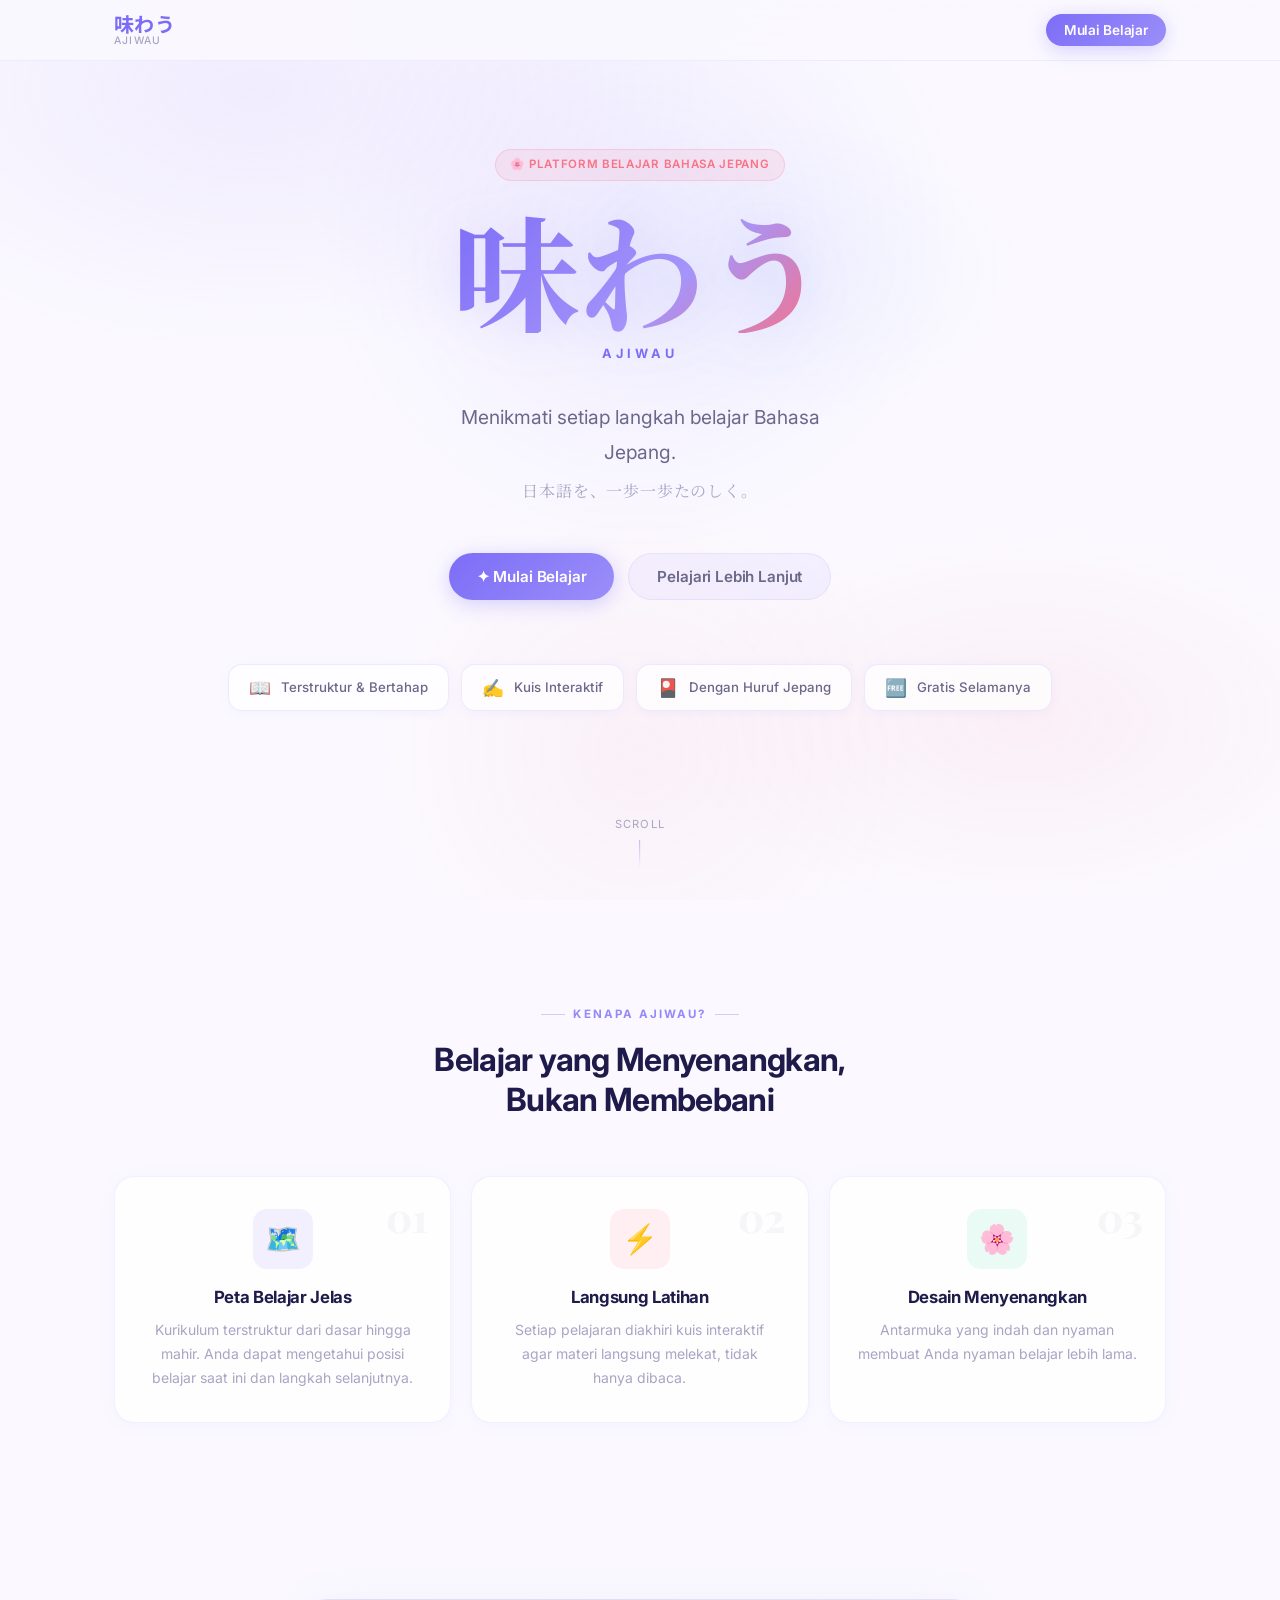
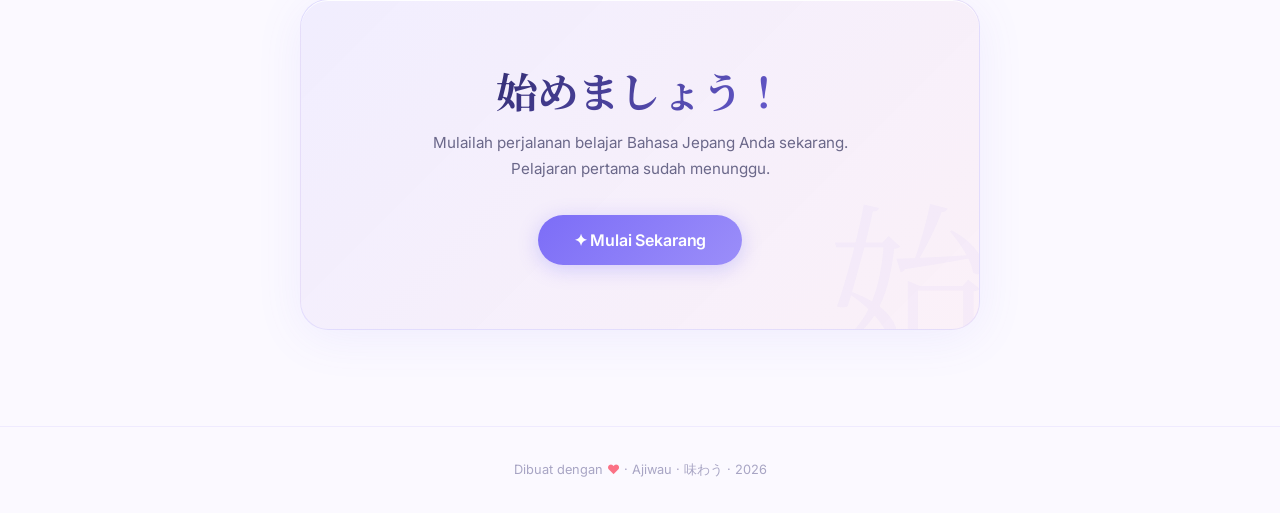
<file: index.html>
<!DOCTYPE html>
<html lang="id">

<head>
  <meta charset="UTF-8" />
  <meta name="viewport" content="width=device-width, initial-scale=1.0" />
  <title>Ajiwau — Belajar Bahasa Jepang</title>
  <meta name="description"
    content="Ajiwau — Platform belajar Bahasa Jepang yang menyenangkan dan terstruktur. Menikmati setiap langkah belajar.">
  <link rel="stylesheet" href="css/index.css" />
  <style>
    /* ── Landing Page ── */
    .hero {
      min-height: 100vh;
      display: flex;
      flex-direction: column;
      align-items: center;
      justify-content: center;
      text-align: center;
      position: relative;
      overflow: hidden;
      padding: 40px 24px 80px;
    }

    /* Radial glow backgrounds */
    .glow-top {
      position: absolute;
      top: -120px;
      left: 50%;
      transform: translateX(-50%);
      width: 700px;
      height: 700px;
      border-radius: 50%;
      background: radial-gradient(circle, rgba(124, 109, 247, 0.09) 0%, transparent 65%);
      pointer-events: none;
    }

    .glow-bottom {
      position: absolute;
      bottom: -150px;
      left: 50%;
      transform: translateX(-50%);
      width: 600px;
      height: 600px;
      border-radius: 50%;
      background: radial-gradient(circle, rgba(251, 113, 133, 0.06) 0%, transparent 65%);
      pointer-events: none;
    }

    /* Falling kana canvas */
    #kana-canvas {
      position: absolute;
      top: 0;
      left: 0;
      width: 100%;
      height: 100%;
      pointer-events: none;
      opacity: 0.12;
    }

    /* Divider line */
    .hero-divider {
      width: 60px;
      height: 2px;
      background: linear-gradient(90deg, transparent, var(--accent-gold), transparent);
      margin: 24px auto;
    }

    /* Main logo / name */
    .hero-logo {
      font-family: var(--font-jp-serif);
      font-size: clamp(4rem, 11vw, 8rem);
      font-weight: 700;
      background: linear-gradient(135deg, var(--accent-gold) 0%, #a594fa 60%, var(--accent-sakura) 100%);
      -webkit-background-clip: text;
      -webkit-text-fill-color: transparent;
      background-clip: text;
      line-height: 1;
      margin-bottom: 10px;
      animation: fadeInUp 0.7s ease both;
      position: relative;
      z-index: 1;
      filter: drop-shadow(0 4px 24px rgba(124, 109, 247, 0.18));
    }

    .hero-name-en {
      font-family: var(--font-ui);
      font-size: 0.8rem;
      font-weight: 700;
      letter-spacing: 0.32em;
      text-transform: uppercase;
      color: var(--accent-gold);
      opacity: 0.65;
      margin-bottom: 36px;
      animation: fadeInUp 0.7s ease 0.1s both;
      position: relative;
      z-index: 1;
    }

    .hero-tagline {
      font-size: clamp(1rem, 2.5vw, 1.2rem);
      color: var(--text-secondary);
      max-width: 420px;
      line-height: 1.8;
      margin-bottom: 8px;
      animation: fadeInUp 0.7s ease 0.2s both;
      position: relative;
      z-index: 1;
    }

    .hero-tagline-jp {
      font-family: var(--font-jp-serif);
      font-size: clamp(0.85rem, 1.6vw, 1rem);
      color: var(--text-muted);
      margin-bottom: 48px;
      animation: fadeInUp 0.7s ease 0.3s both;
      position: relative;
      z-index: 1;
      letter-spacing: 0.05em;
    }

    .hero-cta {
      display: flex;
      gap: 14px;
      justify-content: center;
      flex-wrap: wrap;
      animation: fadeInUp 0.7s ease 0.4s both;
      position: relative;
      z-index: 1;
    }

    /* Feature mini-cards */
    .hero-features {
      display: flex;
      gap: 12px;
      justify-content: center;
      flex-wrap: wrap;
      margin-top: 64px;
      animation: fadeInUp 0.7s ease 0.5s both;
      position: relative;
      z-index: 1;
    }

    .feature-pill {
      display: flex;
      align-items: center;
      gap: 10px;
      padding: 11px 20px;
      background: rgba(255, 255, 255, 0.7);
      border: 1px solid rgba(124, 109, 247, 0.13);
      border-radius: var(--radius-md);
      font-size: 0.83rem;
      color: var(--text-secondary);
      font-weight: 500;
      white-space: nowrap;
      box-shadow: 0 2px 12px rgba(124, 109, 247, 0.06);
      backdrop-filter: blur(8px);
      -webkit-backdrop-filter: blur(8px);
      transition: all var(--transition);
    }

    .feature-pill:hover {
      border-color: rgba(124, 109, 247, 0.25);
      box-shadow: 0 4px 20px rgba(124, 109, 247, 0.10);
      transform: translateY(-2px);
    }

    .feature-pill-icon {
      font-size: 1.1rem;
      line-height: 1;
    }

    /* Scroll indicator */
    .scroll-hint {
      position: absolute;
      bottom: 32px;
      left: 50%;
      transform: translateX(-50%);
      display: flex;
      flex-direction: column;
      align-items: center;
      gap: 6px;
      color: var(--text-muted);
      font-size: 0.7rem;
      letter-spacing: 0.1em;
      text-transform: uppercase;
      animation: fadeIn 1s ease 1s both;
      z-index: 1;
    }

    .scroll-line {
      width: 1px;
      height: 28px;
      background: linear-gradient(to bottom, var(--accent-gold), transparent);
      opacity: 0.5;
      animation: scrollPulse 1.8s ease-in-out infinite;
    }

    @keyframes scrollPulse {

      0%,
      100% {
        opacity: 0.3;
        transform: scaleY(1);
      }

      50% {
        opacity: 0.8;
        transform: scaleY(1.15);
      }
    }

    /* ── About Strip ── */
    .about-strip {
      padding: 96px 0;
      position: relative;
    }

    .about-eyebrow {
      display: inline-flex;
      align-items: center;
      gap: 8px;
      font-size: 0.72rem;
      font-weight: 700;
      letter-spacing: 0.18em;
      text-transform: uppercase;
      color: var(--accent-gold);
      opacity: 0.8;
      margin-bottom: 16px;
    }

    .about-eyebrow::before,
    .about-eyebrow::after {
      content: '';
      display: block;
      width: 24px;
      height: 1px;
      background: var(--accent-gold);
      opacity: 0.4;
    }

    .about-grid {
      display: grid;
      grid-template-columns: repeat(3, 1fr);
      gap: 20px;
    }

    @media (max-width: 680px) {
      .about-grid {
        grid-template-columns: 1fr;
      }
    }

    .about-card {
      padding: 32px 28px;
      background: rgba(255, 255, 255, 0.80);
      border: 1px solid rgba(124, 109, 247, 0.10);
      border-radius: var(--radius-lg);
      text-align: center;
      transition: all var(--transition);
      box-shadow: 0 2px 16px rgba(124, 109, 247, 0.06);
      position: relative;
      overflow: hidden;
    }

    .about-card::before {
      content: '';
      position: absolute;
      top: 0;
      left: 0;
      right: 0;
      height: 3px;
      border-radius: var(--radius-lg) var(--radius-lg) 0 0;
      opacity: 0;
      transition: opacity var(--transition);
    }

    .about-card:hover {
      border-color: rgba(124, 109, 247, 0.22);
      transform: translateY(-6px);
      box-shadow: 0 16px 48px rgba(124, 109, 247, 0.13);
    }

    .about-card:hover::before {
      opacity: 1;
    }

    .about-card.card-violet::before {
      background: linear-gradient(90deg, #7c6df7, #a594fa);
    }

    .about-card.card-rose::before {
      background: linear-gradient(90deg, #fb7185, #f472b6);
    }

    .about-card.card-teal::before {
      background: linear-gradient(90deg, #34d399, #60a5fa);
    }

    .about-icon-wrap {
      width: 60px;
      height: 60px;
      border-radius: var(--radius-md);
      display: flex;
      align-items: center;
      justify-content: center;
      font-size: 1.8rem;
      margin: 0 auto 18px;
    }

    .card-violet .about-icon-wrap {
      background: rgba(124, 109, 247, 0.10);
    }

    .card-rose .about-icon-wrap {
      background: rgba(251, 113, 133, 0.10);
    }

    .card-teal .about-icon-wrap {
      background: rgba(52, 211, 153, 0.10);
    }

    .about-num {
      position: absolute;
      top: 20px;
      right: 22px;
      font-family: var(--font-display);
      font-size: 2.5rem;
      font-weight: 800;
      color: var(--text-primary);
      opacity: 0.04;
      line-height: 1;
      user-select: none;
    }

    .about-card h3 {
      font-size: 1.05rem;
      margin-bottom: 10px;
      color: var(--text-primary);
    }

    .about-card p {
      font-size: 0.875rem;
      color: var(--text-muted);
      line-height: 1.7;
    }

    /* ── CTA Footer Strip ── */
    .cta-strip {
      padding: 80px 0 96px;
      text-align: center;
    }

    .cta-inner {
      position: relative;
      padding: 64px 48px;
      max-width: 680px;
      margin: 0 auto;
      background: linear-gradient(135deg, rgba(124, 109, 247, 0.08) 0%, rgba(251, 113, 133, 0.06) 100%);
      border: 1px solid rgba(124, 109, 247, 0.14);
      border-radius: var(--radius-xl);
      box-shadow: 0 8px 48px rgba(124, 109, 247, 0.09), 0 1px 0 rgba(255, 255, 255, 0.9) inset;
      overflow: hidden;
    }

    .cta-watermark {
      position: absolute;
      bottom: -20px;
      right: -10px;
      font-family: var(--font-jp-serif);
      font-size: 10rem;
      color: var(--accent-gold);
      opacity: 0.04;
      line-height: 1;
      user-select: none;
      pointer-events: none;
    }

    .cta-inner h2 {
      font-family: var(--font-jp-serif);
      font-size: clamp(1.8rem, 4vw, 2.6rem);
      margin-bottom: 14px;
      background: linear-gradient(135deg, var(--text-primary), var(--accent-gold));
      -webkit-background-clip: text;
      -webkit-text-fill-color: transparent;
      background-clip: text;
      position: relative;
      z-index: 1;
    }

    .cta-inner p {
      margin-bottom: 32px;
      font-size: 0.95rem;
      color: var(--text-secondary);
      position: relative;
      z-index: 1;
    }

    .cta-inner .btn {
      position: relative;
      z-index: 1;
    }

    /* ── Footer ── */
    .site-footer {
      border-top: 1px solid var(--border-glass);
      padding: 32px 0;
      text-align: center;
    }

    .site-footer p {
      font-size: 0.8rem;
      color: var(--text-muted);
    }

    .site-footer span {
      color: var(--accent-sakura);
    }
  </style>
</head>

<body>
  <!-- NAV -->
  <nav class="nav" id="main-nav">
    <div class="container nav-inner">
      <a href="index.html" class="nav-logo">
        味わう
        <span>Ajiwau</span>
      </a>
      <button id="btn-nav-start" class="btn btn-sm btn-primary" onclick="navigateTo('chapters.html')">
        Mulai Belajar
      </button>
    </div>
  </nav>

  <!-- HERO -->
  <section class="hero">
    <canvas id="kana-canvas"></canvas>
    <div class="glow-top"></div>
    <div class="glow-bottom"></div>

    <div class="badge badge-sakura animate-in" style="margin-bottom: 24px; position:relative; z-index:1;">
      🌸 Platform Belajar Bahasa Jepang
    </div>

    <h1 class="hero-logo">味わう</h1>
    <div class="hero-name-en">Ajiwau</div>

    <p class="hero-tagline">Menikmati setiap langkah belajar Bahasa Jepang.</p>
    <p class="hero-tagline-jp">日本語を、一歩一歩たのしく。</p>

    <div class="hero-cta">
      <button id="btn-hero-start" class="btn btn-primary" onclick="navigateTo('chapters.html')">
        ✦ Mulai Belajar
      </button>
      <button class="btn btn-ghost"
        onclick="document.querySelector('.about-strip').scrollIntoView({behavior:'smooth'})">
        Pelajari Lebih Lanjut
      </button>
    </div>

    <div class="hero-features">
      <div class="feature-pill"><span class="feature-pill-icon">📖</span> Terstruktur &amp; Bertahap</div>
      <div class="feature-pill"><span class="feature-pill-icon">✍️</span> Kuis Interaktif</div>
      <div class="feature-pill"><span class="feature-pill-icon">🎴</span> Dengan Huruf Jepang</div>
      <div class="feature-pill"><span class="feature-pill-icon">🆓</span> Gratis Selamanya</div>
    </div>

    <div class="scroll-hint">
      <span>Scroll</span>
      <span class="scroll-line"></span>
    </div>
  </section>

  <!-- ABOUT STRIP -->
  <section class="about-strip">
    <div class="container">
      <div style="text-align:center; margin-bottom: 56px;" class="animate-in">
        <div class="about-eyebrow">Kenapa Ajiwau?</div>
        <h2>Belajar yang Menyenangkan,<br>Bukan Membebani</h2>
      </div>
      <div class="about-grid">
        <div class="about-card card-violet animate-in animate-in-delay-1">
          <span class="about-num">01</span>
          <div class="about-icon-wrap">🗺️</div>
          <h3>Peta Belajar Jelas</h3>
          <p>Kurikulum terstruktur dari dasar hingga mahir. Anda dapat mengetahui posisi belajar saat ini dan langkah selanjutnya.</p>
        </div>
        <div class="about-card card-rose animate-in animate-in-delay-2">
          <span class="about-num">02</span>
          <div class="about-icon-wrap">⚡</div>
          <h3>Langsung Latihan</h3>
          <p>Setiap pelajaran diakhiri kuis interaktif agar materi langsung melekat, tidak hanya dibaca.</p>
        </div>
        <div class="about-card card-teal animate-in animate-in-delay-3">
          <span class="about-num">03</span>
          <div class="about-icon-wrap">🌸</div>
          <h3>Desain Menyenangkan</h3>
          <p>Antarmuka yang indah dan nyaman membuat Anda nyaman belajar lebih lama.</p>
        </div>
      </div>
    </div>
  </section>

  <!-- CTA STRIP -->
  <section class="cta-strip">
    <div class="container">
      <div class="cta-inner animate-in">
        <span class="cta-watermark">始</span>
        <h2>始めましょう！</h2>
        <p>Mulailah perjalanan belajar Bahasa Jepang Anda sekarang.<br>Pelajaran pertama sudah menunggu.</p>
        <button id="btn-cta-start" class="btn btn-primary" style="font-size:1rem; padding:15px 36px;"
          onclick="navigateTo('chapters.html')">
          ✦ Mulai Sekarang
        </button>
      </div>
    </div>
  </section>

  <!-- FOOTER -->
  <footer class="site-footer">
    <div class="container">
      <p>Dibuat dengan <span>♥</span> · Ajiwau · 味わう · 2026</p>
    </div>
  </footer>

  <script src="js/app.js"></script>
  <script>
    // ── Nav scroll shadow ──
    const nav = document.getElementById('main-nav');
    window.addEventListener('scroll', () => {
      if (window.scrollY > 20) {
        nav.style.boxShadow = '0 4px 24px rgba(124,109,247,0.10)';
      } else {
        nav.style.boxShadow = 'none';
      }
    });

    // ── Kana Rain Canvas (light theme — soft violet) ──
    (function () {
      const canvas = document.getElementById('kana-canvas');
      const ctx = canvas.getContext('2d');
      const kana = 'あいうえおかきくけこさしすせそたちつてとなにぬねのはひふへほまみむめもやゆよらりるれろわをんアイウエオカキクケコサシスセソタチツテトナニヌネノハヒフヘホマミムメモヤユヨラリルレロワヲン日本語学生先生';

      let W, H, drops, fontSize = 18, cols;

      function resize() {
        const parent = canvas.parentElement;
        W = canvas.width = parent.offsetWidth;
        H = canvas.height = parent.offsetHeight;
        cols = Math.floor(W / fontSize);
        drops = new Array(cols).fill(1);
      }
      resize();
      window.addEventListener('resize', resize);

      function draw() {
        ctx.fillStyle = 'rgba(251,249,255, 0.08)';
        ctx.fillRect(0, 0, W, H);
        ctx.fillStyle = '#7c6df7';
        ctx.font = `${fontSize}px 'Noto Sans JP', serif`;

        drops.forEach((y, i) => {
          const ch = kana[Math.floor(Math.random() * kana.length)];
          ctx.fillText(ch, i * fontSize, y * fontSize);
          if (y * fontSize > H && Math.random() > 0.975) drops[i] = 0;
          drops[i]++;
        });
      }

      setInterval(draw, 90);
    })();

    // ── Scroll-triggered animations ──
    const observer = new IntersectionObserver((entries) => {
      entries.forEach(e => {
        if (e.isIntersecting) {
          e.target.style.opacity = '1';
          e.target.style.transform = 'translateY(0)';
        }
      });
    }, { threshold: 0.15 });

    document.querySelectorAll('.about-card, .cta-inner').forEach(el => {
      el.style.opacity = '0';
      el.style.transform = 'translateY(28px)';
      el.style.transition = 'opacity 0.65s ease, transform 0.65s ease';
      observer.observe(el);
    });
  </script>
</body>

</html>
</file>
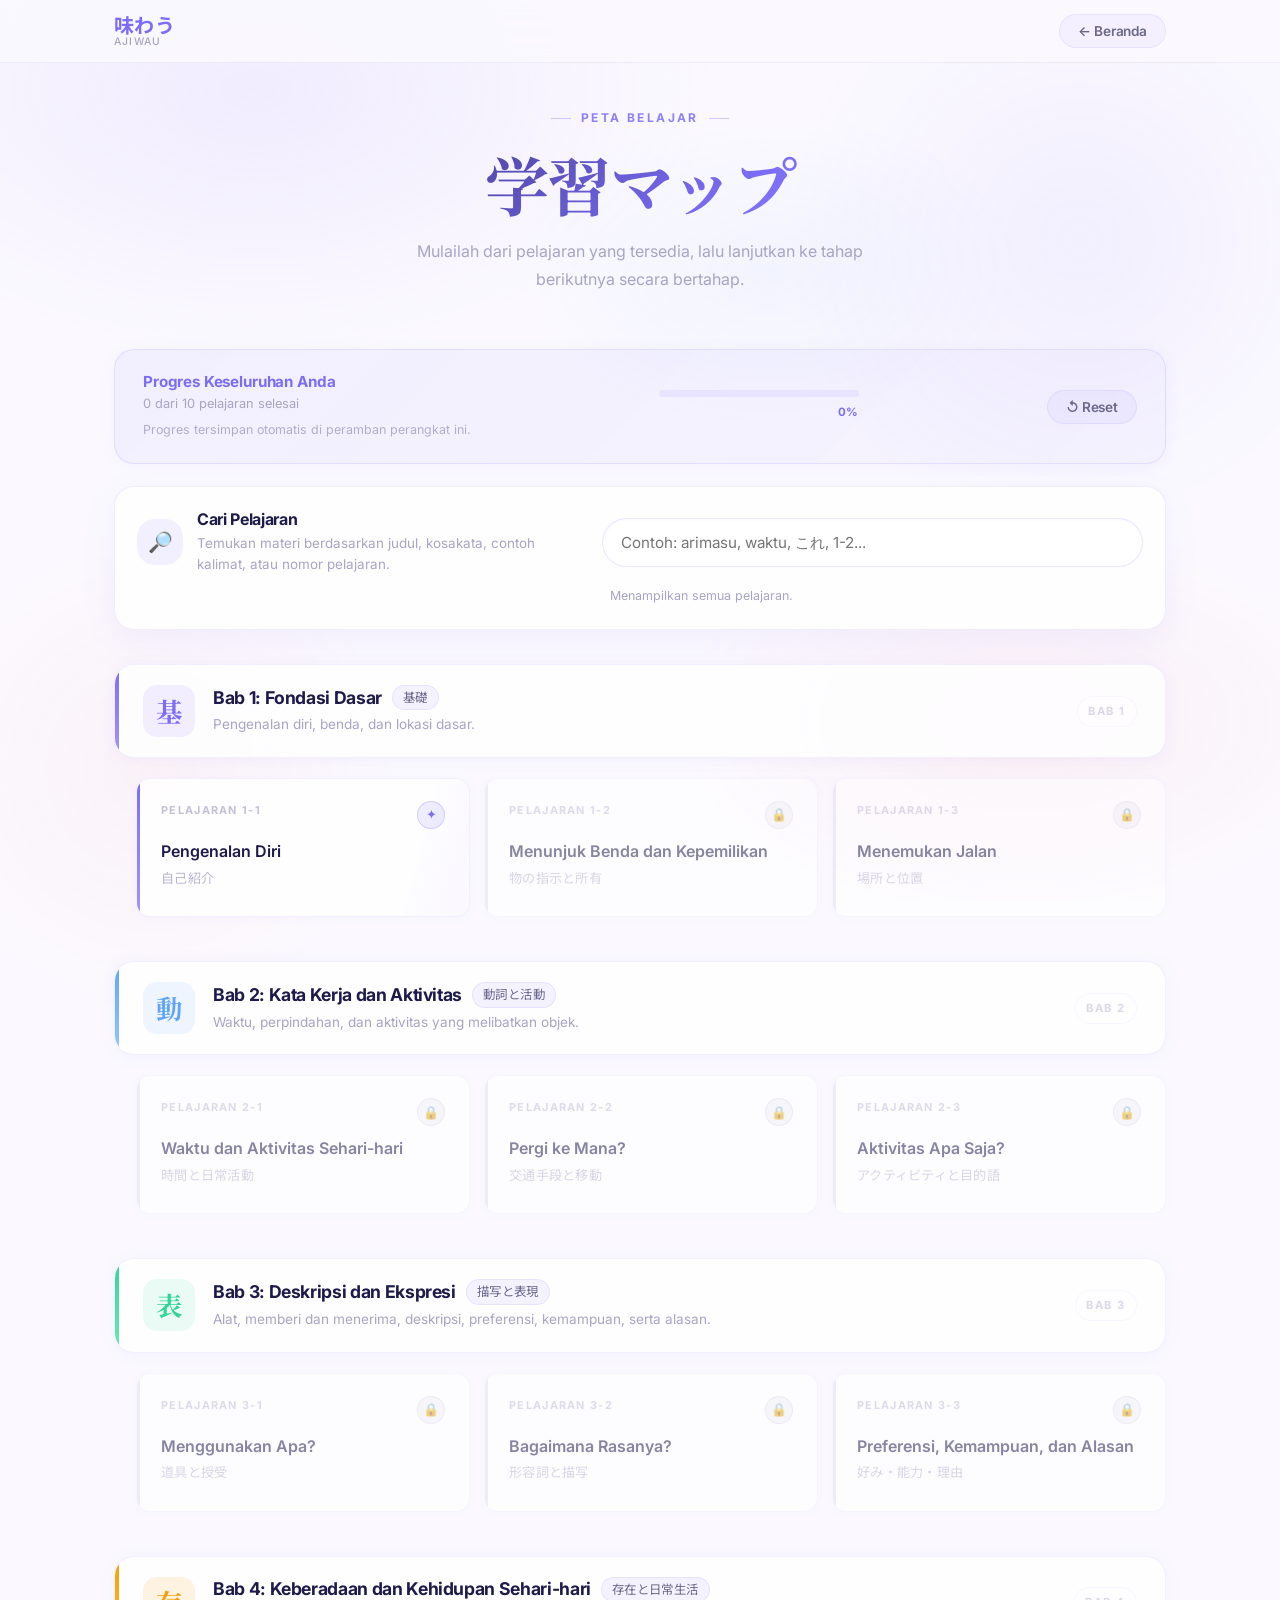
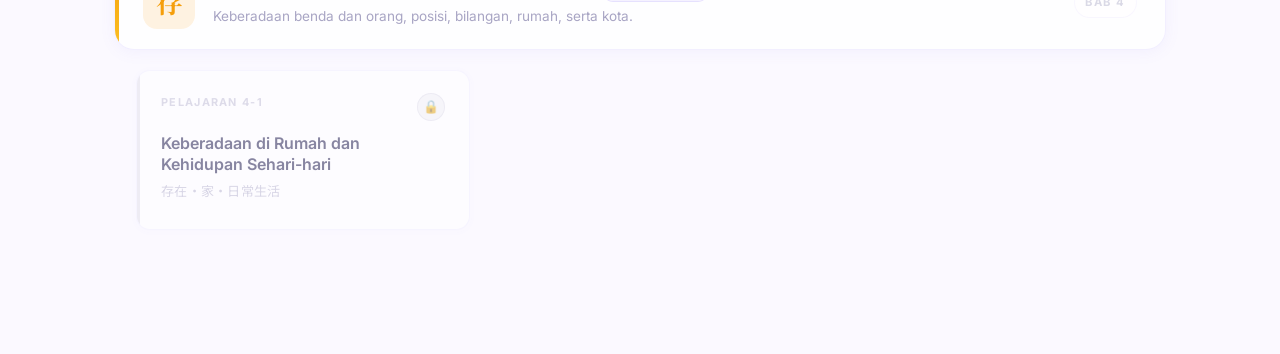
<file: chapters.html>
<!DOCTYPE html>
<html lang="id">

<head>
    <meta charset="UTF-8" />
    <meta name="viewport" content="width=device-width, initial-scale=1.0" />
    <title>Peta Belajar — Ajiwau</title>
    <meta name="description"
        content="Pilih pelajaran Bahasa Jepang Anda. Lihat semua bab dan subbab yang tersedia di Ajiwau.">
    <link rel="stylesheet" href="css/index.css" />
    <link rel="stylesheet" href="css/chapters.css" />
</head>

<body>
    <!-- NAV -->
    <nav class="nav">
        <div class="container nav-inner">
            <a href="index.html" class="nav-logo">
                味わう
                <span>Ajiwau</span>
            </a>
            <button class="btn btn-sm btn-ghost" onclick="navigateTo('index.html')">← Beranda</button>
        </div>
    </nav>

    <!-- Background decorations -->
    <div class="chapters-bg-decor"></div>
    <div class="chapters-bg-decor-2"></div>

    <main class="chapters-page">
        <div class="container chapters-content">

            <!-- Header -->
            <div class="chapters-header">
                <div class="overline">Peta Belajar</div>
                <h1>学習マップ</h1>
                <p>Mulailah dari pelajaran yang tersedia, lalu lanjutkan ke tahap berikutnya secara bertahap.</p>
            </div>

            <!-- Progress Banner -->
            <div class="progress-banner">
                <div class="progress-banner-text">
                    <h3>Progres Keseluruhan Anda</h3>
                    <p id="progress-label">Tetap semangat, setiap langkah belajar sangat berarti.</p>
                </div>
                <div class="progress-bar-wrap">
                    <div class="progress-bar-track">
                        <div class="progress-bar-fill" id="progress-fill" style="width: 0%"></div>
                    </div>
                    <div class="progress-percent" id="progress-percent">0%</div>
                </div>
                <button id="btn-reset-progress" class="btn btn-sm btn-ghost" title="Reset semua progres">↺
                    Reset</button>
            </div>


            <!-- Search Lessons -->
            <section class="lesson-search-card" aria-label="Cari pelajaran">
                <div class="lesson-search-copy">
                    <span class="lesson-search-icon">🔎</span>
                    <div>
                        <h2>Cari Pelajaran</h2>
                        <p>Temukan materi berdasarkan judul, kosakata, contoh kalimat, atau nomor pelajaran.</p>
                    </div>
                </div>
                <div class="lesson-search-input-wrap">
                    <input id="lesson-search-input" class="lesson-search-input" type="search"
                        placeholder="Contoh: arimasu, waktu, これ, 1-2..." autocomplete="off">
                    <button id="lesson-search-clear" class="lesson-search-clear" type="button" aria-label="Hapus pencarian">×</button>
                </div>
                <p id="lesson-search-status" class="lesson-search-status">Menampilkan semua pelajaran.</p>
            </section>

            <!-- Chapters (rendered by JS) -->
            <div id="chapters-list"></div>

        </div>
    </main>

    <script src="js/data.js"></script>
    <script src="js/app.js"></script>
    <script src="js/progress.js"></script>
    <script src="js/chapters.js"></script>
</body>

</html>
</file>
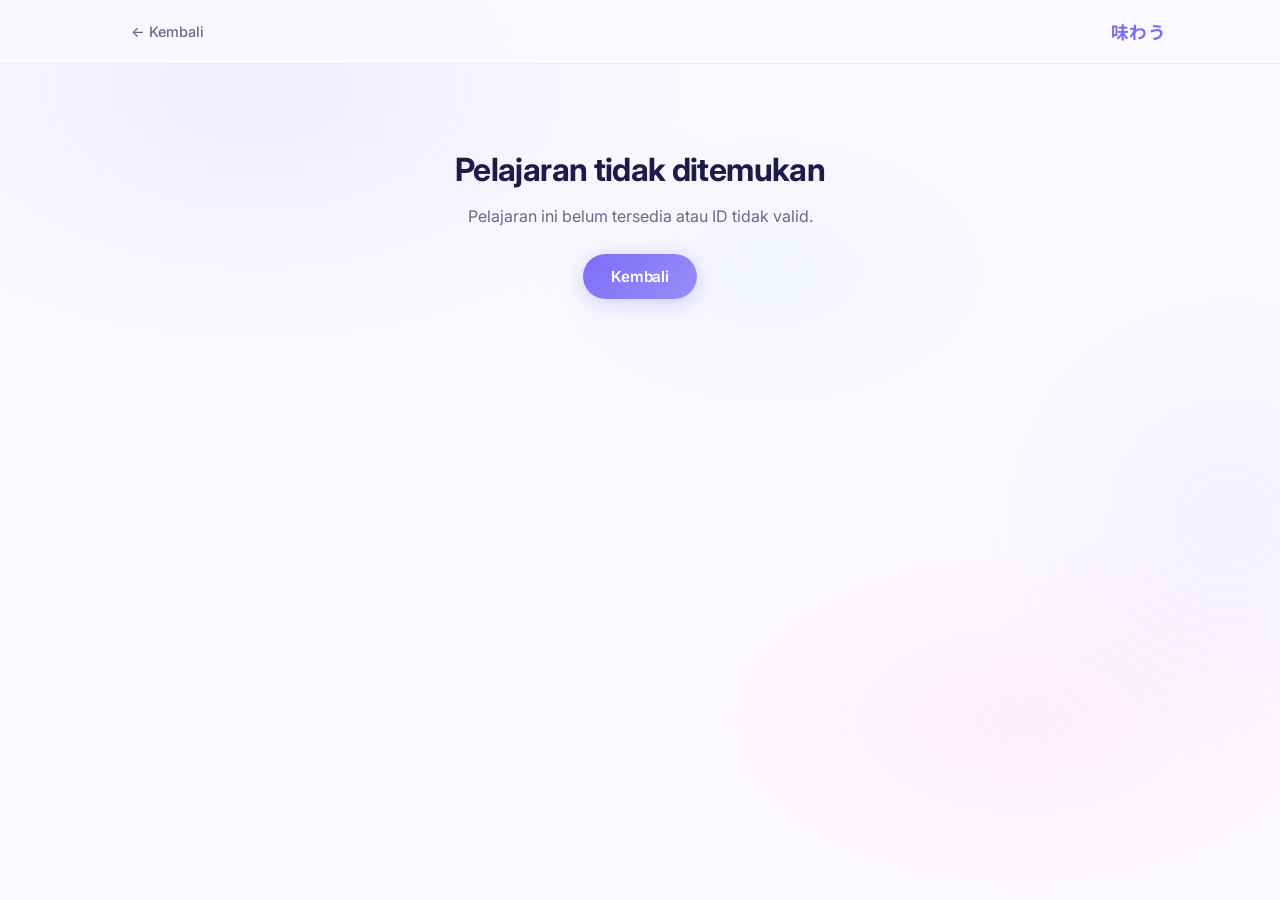
<file: lesson.html>
<!DOCTYPE html>
<html lang="id">

<head>
    <meta charset="UTF-8" />
    <meta name="viewport" content="width=device-width, initial-scale=1.0" />
    <title>Pelajaran — Ajiwau</title>
    <meta name="description"
        content="Pelajaran interaktif Bahasa Jepang di Ajiwau. Belajar, pahami, dan uji kemampuan Anda.">
    <link rel="stylesheet" href="css/index.css" />
    <link rel="stylesheet" href="css/lesson.css" />
</head>

<body>
    <!-- NAV -->
    <nav class="nav">
        <div class="container">
            <div class="lesson-nav-inner">
                <button class="back-btn" id="back-btn" onclick="navigateTo('chapters.html')">
                    ← Kembali
                </button>
                <span class="nav-logo" style="font-size:1.1rem; margin-left: auto;">
                    味わう
                </span>
            </div>
        </div>
    </nav>

    <div class="lesson-bg-glow"></div>

    <main class="lesson-page">
        <div class="container">

            <!-- Hero -->
            <div class="lesson-hero">
                <div class="lesson-overline" id="lesson-chapter-label">Bab 1: Fondasi Dasar</div>
                <div class="lesson-title-wrap">
                    <h1 id="lesson-main-title">Partikel Wa & Desu</h1>
                    <span class="lesson-title-jp" id="lesson-title-jp">は・です</span>
                </div>
                <div class="lesson-meta-row">
                    <span class="badge badge-gold">✦ Tersedia</span>
                    <span style="font-size:0.8rem; color:var(--text-muted);">⏱ <span id="lesson-duration">~10
                            menit</span></span>
                </div>
            </div>

            <!-- Introduction -->
            <div class="lesson-section animate-in" style="margin-bottom:24px;">
                <div class="section-label">Pendahuluan</div>
                <div class="section-body" id="lesson-intro"></div>
            </div>

            <!-- Two-column layout -->
            <div class="lesson-layout">

                <!-- Left: Lesson content -->
                <div class="lesson-content-col" id="lesson-content">
                    <!-- Sections rendered by JS -->
                </div>

                <!-- Right: Sidebar -->
                <aside class="lesson-sidebar">
                    <!-- Progress card -->
                    <div class="sidebar-card">
                        <h3>📊 Progres Kuis</h3>
                        <div class="lesson-progress-track">
                            <div class="lesson-progress-fill" id="lesson-progress-fill" style="width:0%"></div>
                        </div>
                        <div class="lesson-progress-text">
                            <span id="lesson-progress-count">0/25 soal</span>
                            <span id="lesson-progress-pct">0%</span>
                        </div>
                    </div>

                    <!-- Outline card -->
                    <div class="sidebar-card">
                        <h3>📋 Daftar Isi</h3>
                        <ul class="outline-list" id="outline-list">
                            <!-- Populated by JS -->
                        </ul>
                    </div>

                    <!-- Quick tip -->
                    <div class="sidebar-card">
                        <h3>💡 Tips Belajar</h3>
                        <p style="font-size:0.82rem; color:var(--text-muted); line-height:1.65;">
                            Coba ucapkan setiap contoh kalimat dengan suara keras. Ini membantu otak menyimpan pola
                            kalimat lebih cepat!
                        </p>
                    </div>
                </aside>
            </div>

            <!-- Quiz Section -->
            <div class="quiz-section">
                <div class="quiz-header">
                    <span class="badge badge-gold">🎯 Kuis Penilaian</span>
                    <h2>Uji Pemahaman Anda</h2>
                    <p>Jawab semua soal berikut untuk menyelesaikan pelajaran ini.</p>
                </div>

                <!-- Quiz progress bar -->
                <div class="quiz-progress-wrap">
                    <div class="quiz-progress-header">
                        <span>Soal <span id="quiz-current">1</span> dari <span id="quiz-total">5</span></span>
                        <span id="quiz-answered-count"></span>
                    </div>
                    <div class="quiz-track">
                        <div class="quiz-fill" id="quiz-fill" style="width: 20%"></div>
                    </div>
                </div>

                <!-- Quiz questions (rendered by JS) -->
                <div id="quiz-inner"></div>
            </div>

        </div>
    </main>

    <script src="js/data.js"></script>
    <script src="js/app.js"></script>
    <script src="js/progress.js"></script>
    <script src="js/lesson.js"></script>
    <script>
        // Set chapter label from URL param
        document.addEventListener('DOMContentLoaded', () => {
            const id = getParam('id');
            if (id && APP_DATA.lessons[id]) {
                document.getElementById('lesson-chapter-label').textContent = APP_DATA.lessons[id].chapterTitle;
                document.getElementById('lesson-duration').textContent = APP_DATA.lessons[id].duration;
                document.title = APP_DATA.lessons[id].title + ' — Ajiwau';
            }
        });
    </script>
</body>

</html>
</file>
<file: css/index.css>
/* ============================================================
   Ajiwau — Global Design System (Light Pastel Theme)
   ============================================================ */

@import url('https://fonts.googleapis.com/css2?family=Inter:wght@300;400;500;600;700;800&family=Noto+Sans+JP:wght@300;400;500;700&family=Noto+Serif+JP:wght@400;600;700&family=Playfair+Display:wght@700;800&display=swap');

/* --- Custom Properties --- */
:root {
  /* Backgrounds */
  --bg-primary: #fbf9ff;
  --bg-secondary: #f3f0fd;
  --bg-card: #ffffff;
  --bg-glass: rgba(255, 255, 255, 0.80);

  /* Accent — Soft Violet/Indigo palette */
  --accent-gold: #7c6df7;
  /* reused var name, now = soft violet */
  --accent-gold-light: #a594fa;
  --accent-gold-dim: rgba(124, 109, 247, 0.10);
  --accent-red: #f472b6;
  /* soft pink */
  --accent-sakura: #fb7185;
  /* rose */
  --accent-purple: #60a5fa;
  /* sky blue */
  --accent-teal: #34d399;
  /* mint */
  --accent-peach: #fb923c;
  /* warm peach */

  /* Text */
  --text-primary: #1e1b4b;
  --text-secondary: #6b688a;
  --text-muted: #a8a5c4;
  --text-gold: #7c6df7;

  /* Borders */
  --border-subtle: rgba(124, 109, 247, 0.18);
  --border-glass: rgba(124, 109, 247, 0.10);

  /* Shadows */
  --shadow-card: 0 2px 24px rgba(124, 109, 247, 0.08);
  --shadow-glow: 0 0 48px rgba(124, 109, 247, 0.14);
  --shadow-hover: 0 8px 40px rgba(124, 109, 247, 0.16);

  /* Radius */
  --radius-sm: 8px;
  --radius-md: 14px;
  --radius-lg: 20px;
  --radius-xl: 28px;
  --radius-pill: 100px;

  /* Transitions */
  --transition: 0.22s cubic-bezier(0.4, 0, 0.2, 1);
  --transition-slow: 0.45s cubic-bezier(0.4, 0, 0.2, 1);

  /* Fonts */
  --font-ui: 'Inter', sans-serif;
  --font-jp: 'Noto Sans JP', sans-serif;
  --font-jp-sans: 'Noto Sans JP', sans-serif;
  --font-jp-serif: 'Noto Serif JP', serif;
  --font-display: 'Playfair Display', serif;
}

/* --- Reset & Base --- */
*,
*::before,
*::after {
  box-sizing: border-box;
  margin: 0;
  padding: 0;
}

html {
  scroll-behavior: smooth;
}

body {
  font-family: var(--font-ui);
  background-color: var(--bg-primary);
  color: var(--text-primary);
  min-height: 100vh;
  line-height: 1.7;
  overflow-x: hidden;
  -webkit-font-smoothing: antialiased;
}

/* Subtle gradient mesh background */
body::before {
  content: '';
  position: fixed;
  inset: 0;
  background:
    radial-gradient(ellipse 60% 50% at 20% 10%, rgba(167, 148, 250, 0.12) 0%, transparent 60%),
    radial-gradient(ellipse 50% 40% at 80% 80%, rgba(251, 113, 133, 0.07) 0%, transparent 55%),
    radial-gradient(ellipse 40% 35% at 60% 30%, rgba(96, 165, 250, 0.06) 0%, transparent 50%);
  pointer-events: none;
  z-index: 0;
}

/* --- Typography --- */
h1,
h2,
h3,
h4,
h5 {
  font-weight: 700;
  line-height: 1.25;
  letter-spacing: -0.02em;
}

h1 {
  font-size: clamp(2rem, 5vw, 3.5rem);
}

h2 {
  font-size: clamp(1.4rem, 3vw, 2rem);
}

h3 {
  font-size: clamp(1.05rem, 2vw, 1.3rem);
}

p {
  color: var(--text-secondary);
  line-height: 1.75;
}

a {
  color: var(--accent-gold);
  text-decoration: none;
  transition: color var(--transition);
}

a:hover {
  color: var(--accent-gold-light);
}

.text-gold {
  color: var(--accent-gold);
}

.text-jp {
  font-family: var(--font-jp);
}

.text-jp-sans {
  font-family: var(--font-jp-sans);
}

.text-muted {
  color: var(--text-muted);
}

.text-secondary {
  color: var(--text-secondary);
}

/* --- Container --- */
.container {
  width: 100%;
  max-width: 1100px;
  margin: 0 auto;
  padding: 0 24px;
}

/* --- Badge --- */
.badge {
  display: inline-flex;
  align-items: center;
  gap: 6px;
  padding: 5px 14px;
  border-radius: var(--radius-pill);
  font-size: 0.72rem;
  font-weight: 600;
  letter-spacing: 0.06em;
  text-transform: uppercase;
}

.badge-gold {
  background: rgba(124, 109, 247, 0.10);
  color: var(--accent-gold);
  border: 1px solid rgba(124, 109, 247, 0.22);
}

.badge-sakura {
  background: rgba(251, 113, 133, 0.10);
  color: var(--accent-sakura);
  border: 1px solid rgba(251, 113, 133, 0.22);
}

.badge-teal {
  background: rgba(52, 211, 153, 0.10);
  color: #059669;
  border: 1px solid rgba(52, 211, 153, 0.25);
}

.badge-blue {
  background: rgba(96, 165, 250, 0.10);
  color: #2563eb;
  border: 1px solid rgba(96, 165, 250, 0.22);
}

/* --- Glass Card --- */
.glass-card {
  background: var(--bg-glass);
  border: 1px solid rgba(124, 109, 247, 0.14);
  backdrop-filter: blur(20px);
  -webkit-backdrop-filter: blur(20px);
  border-radius: var(--radius-lg);
  box-shadow: 0 4px 32px rgba(124, 109, 247, 0.08), 0 1px 0 rgba(255, 255, 255, 0.8) inset;
}

/* --- Buttons --- */
.btn {
  display: inline-flex;
  align-items: center;
  justify-content: center;
  gap: 8px;
  padding: 13px 28px;
  border-radius: var(--radius-pill);
  font-family: var(--font-ui);
  font-size: 0.95rem;
  font-weight: 600;
  cursor: pointer;
  border: none;
  outline: none;
  transition: all var(--transition);
  position: relative;
  overflow: hidden;
  text-decoration: none;
  letter-spacing: -0.01em;
}

.btn:active {
  transform: scale(0.97);
}

.btn-primary {
  background: linear-gradient(135deg, #7c6df7 0%, #9b8ef9 100%);
  color: #ffffff;
  box-shadow: 0 4px 20px rgba(124, 109, 247, 0.30);
  overflow: hidden;
}

.btn-primary::after {
  content: '';
  position: absolute;
  top: 0;
  left: -100%;
  width: 60%;
  height: 100%;
  background: linear-gradient(105deg, transparent 40%, rgba(255, 255, 255, 0.22) 50%, transparent 60%);
  transition: left 0.55s ease;
}

.btn-primary:hover::after {
  left: 160%;
}

.btn-primary:hover {
  box-shadow: 0 8px 32px rgba(124, 109, 247, 0.45);
  transform: translateY(-2px);
  color: #ffffff;
}

.btn-ghost {
  background: rgba(124, 109, 247, 0.06);
  color: var(--text-secondary);
  border: 1px solid var(--border-glass);
}

.btn-ghost:hover {
  border-color: var(--border-subtle);
  color: var(--accent-gold);
  background: rgba(124, 109, 247, 0.10);
}

.btn-sm {
  padding: 8px 18px;
  font-size: 0.85rem;
}

/* --- Scrollbar --- */
::-webkit-scrollbar {
  width: 6px;
}

::-webkit-scrollbar-track {
  background: var(--bg-secondary);
}

::-webkit-scrollbar-thumb {
  background: rgba(124, 109, 247, 0.25);
  border-radius: 3px;
}

::-webkit-scrollbar-thumb:hover {
  background: rgba(124, 109, 247, 0.45);
}

/* --- Animations --- */
@keyframes fadeInUp {
  from {
    opacity: 0;
    transform: translateY(20px);
  }

  to {
    opacity: 1;
    transform: translateY(0);
  }
}

@keyframes fadeIn {
  from {
    opacity: 0;
  }

  to {
    opacity: 1;
  }
}

@keyframes shimmer {
  from {
    background-position: -200% center;
  }

  to {
    background-position: 200% center;
  }
}

@keyframes pulse-ring {
  0% {
    box-shadow: 0 0 0 0 rgba(124, 109, 247, 0.35);
  }

  70% {
    box-shadow: 0 0 0 10px rgba(124, 109, 247, 0);
  }

  100% {
    box-shadow: 0 0 0 0 rgba(124, 109, 247, 0);
  }
}

@keyframes float {

  0%,
  100% {
    transform: translateY(0px);
  }

  50% {
    transform: translateY(-8px);
  }
}

@keyframes spin {
  to {
    transform: rotate(360deg);
  }
}

.animate-in {
  animation: fadeInUp 0.55s cubic-bezier(0.4, 0, 0.2, 1) both;
}

.animate-in-delay-1 {
  animation-delay: 0.08s;
}

.animate-in-delay-2 {
  animation-delay: 0.16s;
}

.animate-in-delay-3 {
  animation-delay: 0.24s;
}

.animate-in-delay-4 {
  animation-delay: 0.32s;
}

.animate-in-delay-5 {
  animation-delay: 0.40s;
}

/* --- Shared Nav --- */
.nav {
  position: fixed;
  top: 0;
  left: 0;
  right: 0;
  z-index: 100;
  padding: 14px 0;
  background: rgba(251, 249, 255, 0.88);
  backdrop-filter: blur(16px);
  -webkit-backdrop-filter: blur(16px);
  border-bottom: 1px solid var(--border-glass);
}

.nav-inner {
  display: flex;
  align-items: center;
  justify-content: space-between;
}

.nav-logo {
  font-family: var(--font-jp);
  font-size: 1.25rem;
  color: var(--accent-gold);
  font-weight: 700;
  letter-spacing: 0.02em;
  text-decoration: none;
  display: flex;
  flex-direction: column;
  line-height: 1;
  gap: 2px;
}

.nav-logo span {
  font-family: var(--font-ui);
  font-size: 0.65rem;
  color: var(--text-muted);
  font-weight: 500;
  letter-spacing: 0.12em;
  text-transform: uppercase;
}
/* ============================================================
   Responsive polish - shared rules
   ============================================================ */
html,
body {
  max-width: 100%;
  overflow-x: hidden;
}

img,
svg,
video,
canvas {
  max-width: 100%;
}

:where(.lesson-section, .timeline-body-card, .question-card, .sidebar-card, .subchapter-card, .progress-banner, .review-popup-card) {
  min-width: 0;
}

.text-jp,
.text-jp-sans,
[lang="ja"],
.lesson-title-jp,
.card-title-jp,
.chapter-title-jp-inline,
.media-example-jp,
.timeline-highlight-jp,
.s-jp,
.example-jp {
  word-break: keep-all;
  overflow-wrap: anywhere;
  line-break: strict;
}

@media (max-width: 900px) {
  .container {
    padding-left: 20px;
    padding-right: 20px;
  }

  .nav {
    padding: 10px 0;
  }
}

@media (max-width: 640px) {
  .container {
    padding-left: 16px;
    padding-right: 16px;
  }

  body {
    font-size: 15px;
  }

  .btn {
    min-height: 44px;
    padding: 12px 18px;
    font-size: 0.9rem;
  }

  .nav-logo {
    font-size: 1.05rem;
  }

  .hero {
    min-height: 100svh !important;
    padding: 92px 16px 64px !important;
  }

  .hero-logo {
    font-size: clamp(3.25rem, 24vw, 5.2rem) !important;
  }

  .hero-name-en {
    letter-spacing: 0.22em !important;
    margin-bottom: 26px !important;
  }

  .hero-tagline {
    max-width: 100% !important;
  }

  .hero-tagline-jp {
    margin-bottom: 32px !important;
  }

  .hero-cta {
    width: min(100%, 360px) !important;
    margin-left: auto !important;
    margin-right: auto !important;
  }

  .hero-cta .btn {
    width: 100% !important;
  }

  .hero-features {
    margin-top: 42px !important;
    width: 100% !important;
    display: grid !important;
    grid-template-columns: 1fr !important;
  }

  .feature-pill {
    width: 100% !important;
    justify-content: center !important;
    white-space: normal !important;
    text-align: center !important;
  }

  .about-strip {
    padding: 64px 0 !important;
  }

  .about-card {
    padding: 24px 20px !important;
  }

  .glow-top,
  .glow-bottom {
    width: 420px !important;
    height: 420px !important;
  }

  .scroll-hint {
    display: none !important;
  }
}

@media (max-width: 380px) {
  .container {
    padding-left: 12px;
    padding-right: 12px;
  }

  .badge {
    font-size: 0.66rem;
    padding: 4px 10px;
  }
}
</file>
<file: css/chapters.css>
/* ============================================================
   Ajiwau — Chapters Page Styles
   ============================================================ */

/* --- Page Layout --- */
.chapters-page {
    min-height: 100vh;
    padding-top: 100px;
    padding-bottom: 80px;
    position: relative;
}

/* --- Hero Header --- */
.chapters-header {
    text-align: center;
    margin-bottom: 56px;
    animation: fadeInUp 0.6s ease both;
}

.chapters-header .overline {
    display: inline-flex;
    align-items: center;
    gap: 10px;
    font-size: 0.75rem;
    letter-spacing: 0.2em;
    text-transform: uppercase;
    color: var(--accent-gold);
    font-weight: 700;
    margin-bottom: 14px;
    opacity: 0.85;
}

.chapters-header .overline::before,
.chapters-header .overline::after {
    content: '';
    display: block;
    width: 20px;
    height: 1px;
    background: var(--accent-gold);
    opacity: 0.4;
}

.chapters-header h1 {
    font-family: var(--font-jp-serif);
    font-size: clamp(2.2rem, 6vw, 4rem);
    background: linear-gradient(135deg, var(--text-primary) 0%, var(--accent-gold) 60%, #a594fa 100%);
    -webkit-background-clip: text;
    -webkit-text-fill-color: transparent;
    background-clip: text;
    margin-bottom: 14px;
}

.chapters-header p {
    font-size: 1rem;
    max-width: 480px;
    margin: 0 auto;
    color: var(--text-muted);
}

/* --- Chapter Section --- */
.chapter-section {
    margin-bottom: 44px;
    animation: fadeInUp 0.6s ease both;
}

.chapter-section:nth-child(2) {
    animation-delay: 0.1s;
}

.chapter-section:nth-child(3) {
    animation-delay: 0.2s;
}

.chapter-section:nth-child(4) {
    animation-delay: 0.3s;
}

.chapter-header {
    display: flex;
    align-items: center;
    gap: 18px;
    margin-bottom: 20px;
    padding: 20px 28px;
    border-radius: var(--radius-lg);
    background: rgba(255, 255, 255, 0.80);
    border: 1px solid rgba(124, 109, 247, 0.10);
    box-shadow: 0 2px 16px rgba(124, 109, 247, 0.07);
    position: relative;
    overflow: hidden;
}

.chapter-header::before {
    content: '';
    position: absolute;
    top: 0;
    left: 0;
    width: 4px;
    height: 100%;
    border-radius: 4px 0 0 4px;
}

.chapter-section:nth-child(1) .chapter-header::before {
    background: linear-gradient(to bottom, #7c6df7, #a594fa);
}

.chapter-section:nth-child(2) .chapter-header::before {
    background: linear-gradient(to bottom, #60a5fa, #93c5fd);
}

.chapter-section:nth-child(3) .chapter-header::before {
    background: linear-gradient(to bottom, #34d399, #6ee7b7);
}

.chapter-icon {
    width: 52px;
    height: 52px;
    border-radius: var(--radius-md);
    display: flex;
    align-items: center;
    justify-content: center;
    font-family: var(--font-jp-serif);
    font-size: 1.5rem;
    flex-shrink: 0;
    font-weight: 700;
}

.chapter-meta {
    flex: 1;
}

.chapter-meta h2 {
    font-size: 1.1rem;
    font-weight: 700;
    color: var(--text-primary);
    margin-bottom: 3px;
}

.chapter-meta p {
    font-size: 0.85rem;
    color: var(--text-muted);
}

.chapter-jp-label {
    font-family: var(--font-jp-serif);
    font-size: 2rem;
    color: var(--text-primary);
    opacity: 0.06;
    font-weight: 700;
    user-select: none;
}

/* Chapter stats pill */
.chapter-stat {
    display: inline-flex;
    align-items: center;
    gap: 5px;
    font-size: 0.72rem;
    font-weight: 600;
    color: var(--text-muted);
    background: var(--bg-secondary);
    border: 1px solid var(--border-glass);
    border-radius: var(--radius-pill);
    padding: 4px 12px;
}

/* --- Sub-chapter Grid --- */
.subchapter-grid {
    display: grid;
    grid-template-columns: repeat(auto-fill, minmax(280px, 1fr));
    gap: 14px;
    padding-left: 22px;
}

/* --- Sub-chapter Card --- */
.subchapter-card {
    position: relative;
    border-radius: var(--radius-md);
    padding: 22px 24px 28px;
    border: 1px solid rgba(124, 109, 247, 0.10);
    background: rgba(255, 255, 255, 0.85);
    transition: all var(--transition);
    overflow: hidden;
    text-decoration: none;
    display: block;
    box-shadow: 0 1px 8px rgba(124, 109, 247, 0.05);
}

.subchapter-card::before {
    content: '';
    position: absolute;
    top: 0;
    left: 0;
    width: 3px;
    height: 100%;
    border-radius: 3px 0 0 3px;
    transition: width 0.25s ease;
}

.subchapter-card.available {
    cursor: pointer;
}

.subchapter-card.available:hover {
    transform: translateY(-5px);
    box-shadow: 0 16px 48px rgba(124, 109, 247, 0.13);
    border-color: rgba(124, 109, 247, 0.22);
    background: #fdfbff;
}

.subchapter-card.available:hover::before {
    width: 4px;
}

.subchapter-card.available::before {
    background: linear-gradient(to bottom, var(--accent-gold), var(--accent-gold-light));
    opacity: 1;
}

.subchapter-card.locked {
    cursor: not-allowed;
    opacity: 0.52;
}

.subchapter-card.locked::before {
    background: var(--text-muted);
    opacity: 0.35;
}

/* Shimmer on hover (available only) */
.subchapter-card.available::after {
    content: '';
    position: absolute;
    inset: 0;
    background: linear-gradient(105deg, transparent 40%, rgba(124, 109, 247, 0.04) 50%, transparent 60%);
    background-size: 200% auto;
    transition: background-position 0.5s ease;
}

.subchapter-card.available:hover::after {
    background-position: 200% center;
}

.card-top {
    display: flex;
    align-items: flex-start;
    justify-content: space-between;
    margin-bottom: 12px;
}

.card-number {
    font-size: 0.68rem;
    font-weight: 700;
    letter-spacing: 0.12em;
    color: var(--text-muted);
    text-transform: uppercase;
    opacity: 0.7;
}

.card-status-icon {
    width: 28px;
    height: 28px;
    border-radius: 50%;
    display: flex;
    align-items: center;
    justify-content: center;
    font-size: 0.8rem;
    flex-shrink: 0;
}

.status-available .card-status-icon {
    background: rgba(124, 109, 247, 0.12);
    color: var(--accent-gold);
    border: 1px solid rgba(124, 109, 247, 0.25);
    animation: pulse-ring 2.5s ease-in-out infinite;
}

.status-completed .card-status-icon {
    background: rgba(52, 211, 153, 0.15);
    color: #059669;
    border: 1.5px solid rgba(52, 211, 153, 0.4);
    font-size: 0.9rem;
}

.status-locked .card-status-icon {
    background: rgba(168, 165, 196, 0.15);
    color: var(--text-muted);
    border: 1px solid rgba(168, 165, 196, 0.25);
}

.card-title {
    font-size: 1rem;
    font-weight: 600;
    color: var(--text-primary);
    margin-bottom: 5px;
    line-height: 1.35;
}

.card-title-jp {
    font-family: var(--font-jp-sans);
    font-size: 0.78rem;
    color: var(--text-muted);
    opacity: 0.8;
}

.card-arrow {
    position: absolute;
    bottom: 20px;
    right: 22px;
    display: flex;
    align-items: center;
    gap: 4px;
    font-size: 0.8rem;
    font-weight: 600;
    color: var(--accent-gold);
    opacity: 0;
    transform: translateX(-8px);
    transition: all var(--transition);
}

.subchapter-card.available:hover .card-arrow {
    opacity: 1;
    transform: translateX(0);
}

/* --- Progress Overview --- */
.progress-banner {
    display: flex;
    align-items: center;
    justify-content: space-between;
    gap: 20px;
    padding: 22px 28px;
    background: linear-gradient(135deg, rgba(124, 109, 247, 0.07) 0%, rgba(165, 148, 250, 0.05) 100%);
    border: 1px solid rgba(124, 109, 247, 0.14);
    border-radius: var(--radius-lg);
    margin-bottom: 48px;
    animation: fadeIn 0.8s ease both;
    box-shadow: 0 2px 16px rgba(124, 109, 247, 0.06);
}

.progress-banner-text h3 {
    font-size: 0.95rem;
    font-weight: 700;
    color: var(--accent-gold);
    margin-bottom: 2px;
    letter-spacing: -0.01em;
}

.progress-banner-text p {
    font-size: 0.8rem;
    color: var(--text-muted);
}

.progress-bar-wrap {
    flex: 1;
    max-width: 200px;
}

.progress-bar-track {
    height: 7px;
    background: rgba(124, 109, 247, 0.10);
    border-radius: 4px;
    overflow: hidden;
}

.progress-bar-fill {
    height: 100%;
    background: linear-gradient(90deg, var(--accent-gold), var(--accent-gold-light));
    border-radius: 4px;
    transition: width 1.2s cubic-bezier(0.4, 0, 0.2, 1);
    box-shadow: 0 0 10px rgba(124, 109, 247, 0.35);
}

.progress-percent {
    font-size: 0.72rem;
    color: var(--accent-gold);
    margin-top: 6px;
    text-align: right;
    font-weight: 700;
    letter-spacing: 0.05em;
}

/* --- Background Decorations --- */
.chapters-bg-decor {
    position: fixed;
    top: -60px;
    right: -100px;
    width: 600px;
    height: 600px;
    border-radius: 50%;
    background: radial-gradient(circle, rgba(124, 109, 247, 0.07) 0%, transparent 70%);
    pointer-events: none;
    z-index: 0;
}

.chapters-bg-decor-2 {
    position: fixed;
    bottom: -120px;
    left: -100px;
    width: 500px;
    height: 500px;
    border-radius: 50%;
    background: radial-gradient(circle, rgba(251, 113, 133, 0.05) 0%, transparent 70%);
    pointer-events: none;
    z-index: 0;
}

.chapters-content {
    position: relative;
    z-index: 1;
}

/* --- Completed Badge on card --- */
.card-completed-badge {
    display: inline-flex;
    align-items: center;
    gap: 5px;
    margin-top: 10px;
    padding: 3px 10px;
    background: rgba(52, 211, 153, 0.10);
    border: 1px solid rgba(52, 211, 153, 0.28);
    border-radius: var(--radius-pill);
    font-size: 0.7rem;
    font-weight: 700;
    color: #059669;
    letter-spacing: 0.04em;
}

.card-completed-badge::before {
    content: '✓';
    font-weight: 800;
}

/* --- Refined Japanese labels on chapters page --- */
.chapter-title-row {
  display: flex;
  align-items: center;
  gap: 10px;
  flex-wrap: wrap;
  margin-bottom: 3px;
}

.chapter-title-row h2 {
  margin-bottom: 0;
}

.chapter-title-jp-inline {
  display: inline-flex;
  align-items: center;
  padding: 3px 10px;
  border-radius: var(--radius-pill);
  background: rgba(124, 109, 247, 0.08);
  border: 1px solid rgba(124, 109, 247, 0.12);
  color: var(--text-secondary);
  font-family: var(--font-jp-sans);
  font-size: 0.78rem;
  line-height: 1.4;
  letter-spacing: 0.03em;
}

.chapter-icon {
  font-size: 1.65rem;
  line-height: 1;
  letter-spacing: 0;
}

.chapter-jp-label {
  opacity: 0.42;
  font-family: var(--font-ui);
  font-size: 0.7rem;
  letter-spacing: 0.14em;
  color: var(--text-muted);
  border: 1px solid rgba(124, 109, 247, 0.12);
  border-radius: var(--radius-pill);
  padding: 5px 10px;
  background: rgba(255, 255, 255, 0.62);
}

.chapter-section:nth-child(4) .chapter-header::before {
  background: linear-gradient(to bottom, #f59e0b, #fbbf24);
}

.card-title-jp {
  font-size: 0.82rem;
  line-height: 1.55;
  letter-spacing: 0.02em;
  word-break: keep-all;
  overflow-wrap: anywhere;
}

.card-status-icon.status-available {
  background: rgba(124, 109, 247, 0.12);
  color: var(--accent-gold);
  border: 1px solid rgba(124, 109, 247, 0.25);
  animation: pulse-ring 2.5s ease-in-out infinite;
}

.card-status-icon.status-completed {
  background: rgba(52, 211, 153, 0.15);
  color: #059669;
  border: 1.5px solid rgba(52, 211, 153, 0.4);
  font-size: 0.9rem;
}

.card-status-icon.status-locked {
  background: rgba(168, 165, 196, 0.15);
  color: var(--text-muted);
  border: 1px solid rgba(168, 165, 196, 0.25);
}

@media (max-width: 640px) {
  .chapter-header {
    align-items: flex-start;
  }

  .chapter-jp-label {
    display: none;
  }
}


.progress-save-note {
    display: inline-block;
    margin-top: 4px;
    font-size: 0.78rem;
    color: var(--text-muted);
    opacity: 0.88;
}

/* ============================================================
   Responsive polish - chapters page
   ============================================================ */
@media (max-width: 980px) {
  .chapters-page {
    padding-top: 88px;
    padding-bottom: 64px;
  }

  .chapters-header {
    margin-bottom: 38px;
  }

  .progress-banner {
    align-items: flex-start;
    flex-direction: column;
  }

  .progress-bar-wrap {
    width: 100%;
    max-width: none;
  }

  .subchapter-grid {
    padding-left: 0;
    grid-template-columns: repeat(auto-fit, minmax(240px, 1fr));
  }
}

@media (max-width: 700px) {
  .chapters-page {
    padding-top: 82px;
    padding-bottom: 48px;
  }

  .chapters-header h1 {
    font-size: clamp(2rem, 12vw, 3rem);
  }

  .chapters-header p {
    font-size: 0.92rem;
  }

  .chapter-section {
    margin-bottom: 32px;
  }

  .chapter-header {
    padding: 18px 18px;
    gap: 14px;
    align-items: flex-start;
  }

  .chapter-icon {
    width: 44px;
    height: 44px;
    font-size: 1.3rem;
  }

  .chapter-meta h2 {
    font-size: 1rem;
  }

  .chapter-meta p {
    font-size: 0.8rem;
    line-height: 1.55;
  }

  .chapter-title-row {
    align-items: flex-start;
    gap: 8px;
  }

  .chapter-title-jp-inline {
    font-size: 0.72rem;
    white-space: normal;
  }

  .subchapter-grid {
    grid-template-columns: 1fr;
    gap: 12px;
  }

  .subchapter-card {
    padding: 20px 18px 24px;
  }

  .card-title {
    font-size: 0.96rem;
  }

  .card-arrow {
    position: static;
    margin-top: 14px;
    opacity: 1;
    transform: none;
  }
}

@media (max-width: 430px) {
  .chapters-header .overline {
    letter-spacing: 0.14em;
  }

  .chapters-header .overline::before,
  .chapters-header .overline::after {
    width: 12px;
  }

  .chapter-header {
    border-radius: 18px;
  }

  .progress-banner {
    padding: 18px;
  }
}

/* --- Lesson Search --- */
.lesson-search-card {
  margin: -26px 0 34px;
  padding: 22px;
  border-radius: var(--radius-lg);
  background: rgba(255, 255, 255, 0.86);
  border: 1px solid rgba(124, 109, 247, 0.12);
  box-shadow: 0 10px 34px rgba(124, 109, 247, 0.08);
  display: grid;
  grid-template-columns: minmax(220px, 0.9fr) minmax(280px, 1.1fr);
  gap: 18px 22px;
  align-items: center;
  animation: fadeInUp 0.55s ease both;
}

.lesson-search-copy {
  display: flex;
  align-items: center;
  gap: 14px;
}

.lesson-search-icon {
  width: 46px;
  height: 46px;
  border-radius: 18px;
  display: inline-flex;
  align-items: center;
  justify-content: center;
  background: rgba(124, 109, 247, 0.10);
  font-size: 1.25rem;
  flex-shrink: 0;
}

.lesson-search-copy h2 {
  margin: 0 0 4px;
  font-size: 1rem;
  color: var(--text-primary);
}

.lesson-search-copy p {
  margin: 0;
  color: var(--text-muted);
  font-size: 0.84rem;
  line-height: 1.55;
}

.lesson-search-input-wrap {
  position: relative;
}

.lesson-search-input {
  width: 100%;
  border: 1.5px solid rgba(124, 109, 247, 0.16);
  border-radius: var(--radius-pill);
  padding: 14px 46px 14px 18px;
  background: rgba(255, 255, 255, 0.92);
  color: var(--text-primary);
  font-family: var(--font-ui);
  font-size: 0.95rem;
  outline: none;
  transition: all var(--transition);
  box-shadow: inset 0 1px 3px rgba(124, 109, 247, 0.04);
}

.lesson-search-input:focus {
  border-color: rgba(124, 109, 247, 0.46);
  box-shadow: 0 0 0 4px rgba(124, 109, 247, 0.08);
}

.lesson-search-clear {
  position: absolute;
  right: 10px;
  top: 50%;
  transform: translateY(-50%) scale(0.92);
  width: 30px;
  height: 30px;
  border: 0;
  border-radius: 999px;
  background: rgba(124, 109, 247, 0.10);
  color: var(--text-muted);
  font-size: 1.2rem;
  line-height: 1;
  cursor: pointer;
  opacity: 0;
  pointer-events: none;
  transition: all var(--transition);
}

.lesson-search-clear.show {
  opacity: 1;
  pointer-events: auto;
  transform: translateY(-50%) scale(1);
}

.lesson-search-clear:hover {
  background: rgba(124, 109, 247, 0.18);
  color: var(--text-primary);
}

.lesson-search-status {
  grid-column: 2;
  margin: -8px 8px 0;
  color: var(--text-muted);
  font-size: 0.78rem;
}

.chapter-section.search-hidden,
.subchapter-card.search-hidden {
  display: none;
}

@media (max-width: 820px) {
  .lesson-search-card {
    grid-template-columns: 1fr;
    margin-top: -14px;
  }

  .lesson-search-status {
    grid-column: 1;
    margin-top: -4px;
  }
}

@media (max-width: 520px) {
  .lesson-search-card {
    padding: 18px;
    border-radius: 20px;
  }

  .lesson-search-copy {
    align-items: flex-start;
  }

  .lesson-search-icon {
    width: 40px;
    height: 40px;
    border-radius: 15px;
  }
}
</file>
<file: css/lesson.css>
/* ============================================================
   Ajiwau — Lesson Page Styles
   ============================================================ */

/* ── Timeline Layout ──────────────────────────────────────── */

.timeline-section {
    position: relative;
    background: none !important;
    border: none !important;
    box-shadow: none !important;
    padding: 0 !important;
    overflow: visible !important;
}

.timeline-section::before {
    display: none !important;
}

/* remove default top stripe */

.timeline-line {
    border-left: 4px solid;
    padding-left: 32px;
    padding-bottom: 8px;
    position: relative;
}

.timeline-dot {
    position: absolute;
    left: -14px;
    top: 0;
    width: 24px;
    height: 24px;
    border-radius: 50%;
    display: flex;
    align-items: center;
    justify-content: center;
    border: 3px solid var(--bg-primary);
    box-shadow: 0 0 0 2px currentColor;
    font-size: 0.65rem;
    font-weight: 800;
    color: #fff;
    z-index: 1;
}

.timeline-content {
    padding-top: 2px;
}

.timeline-title {
    font-size: 1.2rem;
    font-weight: 700;
    margin-bottom: 14px;
    letter-spacing: -0.02em;
}

.timeline-body-card {
    background: var(--bg-card);
    border: 1px solid var(--border-glass);
    border-radius: var(--radius-lg);
    padding: 22px 24px;
    box-shadow: var(--shadow-card);
    transition: box-shadow var(--transition);
}

.timeline-body-card:hover {
    box-shadow: var(--shadow-hover);
}

.timeline-body-text {
    font-size: 0.93rem;
    color: var(--text-secondary);
    line-height: 1.85;
}

.timeline-body-text strong {
    color: var(--text-primary);
}

.timeline-body-text em {
    font-style: italic;
    color: var(--text-muted);
}

.timeline-body-text code {
    background: var(--bg-secondary);
    border: 1px solid var(--border-glass);
    border-radius: 6px;
    padding: 2px 8px;
    font-size: 0.88rem;
    font-family: 'Fira Code', 'Courier New', monospace;
    color: var(--accent-gold);
    font-style: normal;
}

.timeline-highlight {
    margin-top: 16px;
    padding: 14px 18px;
    border-left: 3px solid;
    border-radius: 0 var(--radius-md) var(--radius-md) 0;
}

.timeline-FormulaTitle {
    margin-top: 16px;
    padding: 14px 18px;
    border-left: 3px solid;
    border-radius: 0 var(--radius-md) var(--radius-md) 0;
}

.timeline-formula-text {
    font-family: var(--font-jp);
    font-size: 1.05rem;
    color: var(--text-primary);
    font-weight: 500;
    margin-bottom: 4px;
}

.timeline-highlight-jp {
    font-family: var(--font-jp);
    font-size: 1.05rem;
    color: var(--text-primary);
    font-weight: 500;
    margin-bottom: 4px;
}

.timeline-highlight-id {
    font-size: 0.83rem;
    color: var(--text-muted);
    font-style: italic;
}

/* lesson-content-col gap tweak for timeline */
.lesson-content-col:has(.timeline-section) {
    gap: 32px;
}


.lesson-page {
    min-height: 100vh;
    padding-top: 90px;
    padding-bottom: 80px;
    position: relative;
}

/* --- Lesson Nav --- */
.lesson-nav-inner {
    display: flex;
    align-items: center;
    gap: 16px;
}

.back-btn {
    display: inline-flex;
    align-items: center;
    gap: 8px;
    color: var(--text-secondary);
    font-size: 0.9rem;
    font-weight: 500;
    cursor: pointer;
    border: none;
    background: rgba(124, 109, 247, 0.0);
    padding: 8px 16px;
    border-radius: var(--radius-pill);
    transition: all var(--transition);
    font-family: var(--font-ui);
    border: 1px solid transparent;
}

.back-btn:hover {
    color: var(--accent-gold);
    background: rgba(124, 109, 247, 0.07);
    border-color: rgba(124, 109, 247, 0.14);
}

.lesson-nav-title {
    font-family: var(--font-jp-sans);
    font-size: 0.9rem;
    color: var(--text-muted);
}

/* --- Lesson Hero --- */
.lesson-hero {
    margin-bottom: 44px;
    animation: fadeInUp 0.5s ease both;
    position: relative;
}

.lesson-overline {
    font-size: 0.72rem;
    font-weight: 700;
    letter-spacing: 0.18em;
    text-transform: uppercase;
    color: var(--accent-gold);
    margin-bottom: 12px;
    opacity: 0.8;
    display: inline-flex;
    align-items: center;
    gap: 8px;
}

.lesson-overline::before {
    content: '';
    display: block;
    width: 16px;
    height: 1px;
    background: var(--accent-gold);
    opacity: 0.5;
}

.lesson-title-wrap {
    display: flex;
    align-items: baseline;
    gap: 20px;
    flex-wrap: wrap;
    margin-bottom: 12px;
}

.lesson-hero h1 {
    font-size: clamp(1.8rem, 4vw, 2.8rem);
    font-weight: 800;
    color: var(--text-primary);
    letter-spacing: -0.03em;
    line-height: 1.15;
}

.lesson-title-jp {
    font-family: var(--font-jp-serif);
    font-size: clamp(1.2rem, 2.5vw, 1.8rem);
    color: var(--accent-gold);
    opacity: 0.55;
    font-weight: 600;
}

.lesson-meta-row {
    display: flex;
    align-items: center;
    gap: 12px;
    flex-wrap: wrap;
}

/* --- Layout --- */
.lesson-layout {
    display: grid;
    grid-template-columns: 1fr 320px;
    gap: 28px;
    align-items: start;
}

@media (max-width: 900px) {
    .lesson-layout {
        grid-template-columns: 1fr;
    }
}

/* --- Lesson Content --- */
.lesson-content-col {
    display: flex;
    flex-direction: column;
    gap: 24px;
}

.lesson-section {
    background: rgba(255, 255, 255, 0.85);
    border: 1px solid rgba(124, 109, 247, 0.10);
    border-radius: var(--radius-lg);
    padding: 28px 32px;
    animation: fadeInUp 0.5s ease both;
    position: relative;
    overflow: hidden;
    box-shadow: 0 2px 16px rgba(124, 109, 247, 0.06);
    transition: box-shadow var(--transition);
}

.lesson-section:hover {
    box-shadow: 0 6px 32px rgba(124, 109, 247, 0.10);
}

.lesson-section::before {
    content: '';
    position: absolute;
    top: 0;
    left: 0;
    width: 100%;
    height: 3px;
    background: linear-gradient(90deg, var(--accent-gold), var(--accent-gold-light), transparent);
    opacity: 0.6;
}

.section-label {
    font-size: 0.7rem;
    font-weight: 700;
    letter-spacing: 0.15em;
    text-transform: uppercase;
    color: var(--accent-gold);
    margin-bottom: 12px;
    opacity: 0.75;
}

.section-title {
    font-size: 1.15rem;
    font-weight: 700;
    color: var(--text-primary);
    margin-bottom: 14px;
}

.section-body {
    color: var(--text-secondary);
    font-size: 0.95rem;
    line-height: 1.8;
}

.section-body strong {
    color: var(--text-primary);
}

.section-body em {
    color: var(--accent-sakura);
    font-style: normal;
    font-weight: 500;
}

.section-note {
    margin-top: 14px;
    padding: 12px 16px;
    background: rgba(124, 109, 247, 0.06);
    border-left: 3px solid var(--accent-gold);
    border-radius: 0 var(--radius-sm) var(--radius-sm) 0;
    font-size: 0.875rem;
    color: var(--text-secondary);
}

.section-note::before {
    content: '💡 ';
}

/* --- Structure Pattern --- */
.pattern-box {
    margin-top: 16px;
    padding: 20px 24px;
    background: rgba(124, 109, 247, 0.05);
    border: 1px solid rgba(124, 109, 247, 0.14);
    border-radius: var(--radius-md);
    text-align: center;
}

.pattern-formula {
    font-family: var(--font-jp-sans);
    font-size: 1.2rem;
    color: var(--text-primary);
    font-weight: 600;
    margin-bottom: 4px;
}

.pattern-formula .particle {
    color: var(--accent-gold);
    font-weight: 700;
}

.pattern-en {
    font-size: 0.85rem;
    color: var(--text-muted);
    margin-bottom: 16px;
}

.pattern-example {
    border-top: 1px solid var(--border-glass);
    padding-top: 16px;
    margin-top: 16px;
}

.example-jp {
    font-family: var(--font-jp);
    font-size: 1.3rem;
    color: var(--accent-gold-light);
    margin-bottom: 4px;
}

.example-romaji {
    font-size: 0.85rem;
    color: var(--text-muted);
    font-style: italic;
    margin-bottom: 4px;
}

.example-id {
    font-size: 0.9rem;
    color: var(--text-secondary);
}

/* --- Vocabulary --- */
.vocab-grid {
    display: grid;
    grid-template-columns: repeat(auto-fill, minmax(200px, 1fr));
    gap: 12px;
    margin-top: 16px;
}

.vocab-card {
    background: var(--bg-secondary);
    border: 1px solid var(--border-glass);
    border-radius: var(--radius-md);
    padding: 14px 18px;
    transition: all var(--transition);
    cursor: default;
}

.vocab-card:hover {
    border-color: rgba(124, 109, 247, 0.22);
    background: rgba(124, 109, 247, 0.05);
    transform: translateY(-2px);
}

.vocab-jp {
    font-family: var(--font-jp-sans);
    font-size: 1.4rem;
    color: var(--text-primary);
    font-weight: 500;
    display: flex;
    align-items: baseline;
    gap: 8px;
    margin-bottom: 4px;
}

.vocab-kanji {
    font-size: 0.7rem;
    color: var(--text-muted);
    background: rgba(124, 109, 247, 0.08);
    padding: 2px 7px;
    border-radius: 4px;
    font-family: var(--font-jp);
}

.vocab-romaji {
    font-size: 0.75rem;
    color: var(--accent-gold);
    opacity: 0.7;
    margin-bottom: 4px;
}

.vocab-id {
    font-size: 0.85rem;
    color: var(--text-secondary);
}

/* --- Example Sentences --- */
.sentence-list {
    display: flex;
    flex-direction: column;
    gap: 14px;
    margin-top: 16px;
}

.sentence-item {
    padding: 16px 20px;
    background: var(--bg-secondary);
    border: 1px solid var(--border-glass);
    border-radius: var(--radius-md);
    transition: all var(--transition);
}

.sentence-item:hover {
    border-color: rgba(124, 109, 247, 0.2);
    background: rgba(124, 109, 247, 0.04);
}

.s-jp {
    font-family: var(--font-jp);
    font-size: 1.1rem;
    color: var(--text-primary);
    margin-bottom: 4px;
}

.s-romaji {
    font-size: 0.8rem;
    color: var(--text-muted);
    font-style: italic;
    margin-bottom: 4px;
}

.s-id {
    font-size: 0.9rem;
    color: var(--text-secondary);
}

/* --- Sidebar --- */
.lesson-sidebar {
    display: flex;
    flex-direction: column;
    gap: 20px;
    position: sticky;
    top: 90px;
}

.sidebar-card {
    background: rgba(255, 255, 255, 0.85);
    border: 1px solid rgba(124, 109, 247, 0.10);
    border-radius: var(--radius-lg);
    padding: 22px;
    box-shadow: 0 2px 12px rgba(124, 109, 247, 0.05);
}

.sidebar-card h3 {
    font-size: 0.9rem;
    font-weight: 700;
    margin-bottom: 16px;
    color: var(--text-primary);
    display: flex;
    align-items: center;
    gap: 8px;
    letter-spacing: -0.01em;
}

/* Progress in sidebar */
.lesson-progress-track {
    height: 8px;
    background: rgba(124, 109, 247, 0.10);
    border-radius: 4px;
    overflow: hidden;
    margin-bottom: 8px;
}

.lesson-progress-fill {
    height: 100%;
    border-radius: 4px;
    background: linear-gradient(90deg, var(--accent-gold), var(--accent-gold-light));
    transition: width 0.8s cubic-bezier(0.4, 0, 0.2, 1);
    box-shadow: 0 0 8px rgba(124, 109, 247, 0.25);
}

.lesson-progress-text {
    font-size: 0.78rem;
    color: var(--text-muted);
    display: flex;
    justify-content: space-between;
}

/* Outline in sidebar */
.outline-list {
    list-style: none;
    display: flex;
    flex-direction: column;
    gap: 6px;
}

.outline-item {
    font-size: 0.85rem;
    color: var(--text-muted);
    padding: 7px 10px;
    border-radius: var(--radius-sm);
    cursor: pointer;
    transition: all var(--transition);
    display: flex;
    align-items: center;
    gap: 8px;
}

.outline-item:hover {
    color: var(--text-primary);
    background: rgba(124, 109, 247, 0.06);
}

.outline-item.active {
    color: var(--accent-gold);
    background: var(--accent-gold-dim);
}

.outline-dot {
    width: 6px;
    height: 6px;
    border-radius: 50%;
    background: currentColor;
    flex-shrink: 0;
}

/* ============================================================
   QUIZ SECTION
   ============================================================ */

.quiz-section {
    margin-top: 32px;
    animation: fadeInUp 0.5s ease both;
    animation-delay: 0.3s;
}

.quiz-header {
    text-align: center;
    margin-bottom: 36px;
}

.quiz-header .badge {
    margin-bottom: 14px;
}

.quiz-header h2 {
    font-size: 1.6rem;
    font-weight: 700;
    margin-bottom: 8px;
}

.quiz-header p {
    font-size: 0.9rem;
    color: var(--text-muted);
}

/* Quiz progress */
.quiz-progress-wrap {
    margin-bottom: 28px;
}

.quiz-progress-header {
    display: flex;
    justify-content: space-between;
    font-size: 0.8rem;
    color: var(--text-muted);
    margin-bottom: 8px;
}

.quiz-track {
    height: 5px;
    background: rgba(124, 109, 247, 0.10);
    border-radius: 3px;
    overflow: hidden;
}

.quiz-fill {
    height: 100%;
    background: linear-gradient(90deg, var(--accent-gold), var(--accent-gold-light));
    border-radius: 3px;
    transition: width 0.5s ease;
}

/* Question card */
.question-card {
    background: rgba(255, 255, 255, 0.90);
    border: 1px solid rgba(124, 109, 247, 0.12);
    border-radius: var(--radius-xl);
    padding: 36px;
    margin-bottom: 24px;
    position: relative;
    box-shadow: 0 4px 24px rgba(124, 109, 247, 0.07);
    transition: box-shadow var(--transition);
}

.question-card:hover {
    box-shadow: 0 8px 36px rgba(124, 109, 247, 0.11);
}

.question-number {
    font-size: 0.7rem;
    font-weight: 700;
    letter-spacing: 0.14em;
    text-transform: uppercase;
    color: var(--accent-gold);
    margin-bottom: 16px;
    opacity: 0.7;
    display: inline-flex;
    align-items: center;
    gap: 8px;
}

.question-number::before {
    content: '';
    display: block;
    width: 12px;
    height: 2px;
    background: var(--accent-gold);
    opacity: 0.5;
    border-radius: 1px;
}

.question-text {
    font-size: 1.08rem;
    font-weight: 600;
    color: var(--text-primary);
    line-height: 1.6;
    margin-bottom: 26px;
    letter-spacing: -0.01em;
}

/* Options */
.options-grid {
    display: grid;
    grid-template-columns: 1fr 1fr;
    gap: 12px;
}

@media (max-width: 600px) {
    .options-grid {
        grid-template-columns: 1fr;
    }
}

.option-btn {
    position: relative;
    padding: 16px 20px;
    border-radius: var(--radius-md);
    border: 1.5px solid rgba(124, 109, 247, 0.10);
    background: rgba(255, 255, 255, 0.8);
    color: var(--text-secondary);
    font-family: var(--font-ui);
    font-size: 0.92rem;
    cursor: pointer;
    text-align: left;
    transition: all var(--transition);
    display: flex;
    align-items: center;
    gap: 12px;
    font-weight: 500;
    line-height: 1.45;
    box-shadow: 0 1px 6px rgba(124, 109, 247, 0.04);
}

.option-btn:hover:not(:disabled) {
    border-color: rgba(124, 109, 247, 0.28);
    background: rgba(124, 109, 247, 0.05);
    color: var(--text-primary);
    transform: translateY(-2px);
    box-shadow: 0 4px 16px rgba(124, 109, 247, 0.10);
}

.option-letter {
    width: 28px;
    height: 28px;
    border-radius: 50%;
    background: rgba(124, 109, 247, 0.08);
    display: flex;
    align-items: center;
    justify-content: center;
    font-size: 0.75rem;
    font-weight: 700;
    flex-shrink: 0;
    transition: all var(--transition);
}

/* State: selected */
.option-btn.selected {
    border-color: rgba(124, 109, 247, 0.4);
    background: rgba(124, 109, 247, 0.08);
    color: var(--text-primary);
}

.option-btn.selected .option-letter {
    background: var(--accent-gold);
    color: #ffffff;
}

/* State: correct */
.option-btn.correct {
    border-color: rgba(110, 198, 192, 0.5);
    background: rgba(110, 198, 192, 0.08);
    color: var(--accent-teal);
}

.option-btn.correct .option-letter {
    background: var(--accent-teal);
    color: #ffffff;
}

/* State: incorrect */
.option-btn.incorrect {
    border-color: rgba(192, 57, 43, 0.5);
    background: rgba(192, 57, 43, 0.08);
    color: var(--accent-red);
}

.option-btn.incorrect .option-letter {
    background: var(--accent-red);
    color: white;
}

.option-btn:disabled {
    cursor: default;
}

/* Essay answer */
.essay-wrap {
    display: flex;
    flex-direction: column;
    gap: 12px;
}

.essay-input {
    width: 100%;
    min-height: 120px;
    resize: vertical;
    padding: 14px 16px;
    border-radius: var(--radius-md);
    border: 1.5px solid rgba(124, 109, 247, 0.18);
    background: rgba(255, 255, 255, 0.85);
    color: var(--text-primary);
    font-family: var(--font-ui);
    font-size: 0.92rem;
    line-height: 1.6;
    transition: border-color var(--transition), box-shadow var(--transition);
}

.essay-input:focus {
    outline: none;
    border-color: rgba(124, 109, 247, 0.45);
    box-shadow: 0 0 0 4px rgba(124, 109, 247, 0.10);
}

.essay-input:disabled {
    opacity: 0.8;
    cursor: default;
}

.essay-wrap .quiz-nav-btn {
    align-self: flex-start;
}

/* Explanation */
.explanation-box {
    margin-top: 20px;
    padding: 16px 20px;
    border-radius: var(--radius-md);
    font-size: 0.875rem;
    line-height: 1.6;
    display: none;
    animation: fadeIn 0.3s ease both;
}

.explanation-box.show {
    display: block;
}

.explanation-box.correct-exp {
    background: rgba(110, 198, 192, 0.08);
    border: 1px solid rgba(110, 198, 192, 0.25);
    color: var(--accent-teal);
}

.explanation-box.incorrect-exp {
    background: rgba(192, 57, 43, 0.08);
    border: 1px solid rgba(192, 57, 43, 0.25);
    color: #e07a6a;
}

.explanation-box strong {
    font-weight: 700;
}

/* Quiz controls */
.quiz-controls {
    display: flex;
    align-items: center;
    justify-content: space-between;
    gap: 12px;
    padding-top: 8px;
}

.quiz-nav-btn {
    display: inline-flex;
    align-items: center;
    gap: 8px;
    padding: 12px 24px;
    border-radius: var(--radius-pill);
    border: 1px solid var(--border-glass);
    background: transparent;
    color: var(--text-secondary);
    font-family: var(--font-ui);
    font-size: 0.9rem;
    font-weight: 600;
    cursor: pointer;
    transition: all var(--transition);
}

.quiz-nav-btn:hover:not(:disabled) {
    border-color: rgba(124, 109, 247, 0.3);
    color: var(--accent-gold);
    background: var(--accent-gold-dim);
}

.quiz-nav-btn:disabled {
    opacity: 0.35;
    cursor: default;
}

.quiz-nav-btn.primary {
    background: linear-gradient(135deg, var(--accent-gold), var(--accent-gold-light));
    color: #ffffff;
    border-color: transparent;
}

.quiz-nav-btn.primary:hover:not(:disabled) {
    box-shadow: 0 4px 20px rgba(124, 109, 247, 0.25);
    transform: translateY(-1px);
    color: #ffffff;
}

/* --- Result Screen --- */
.result-screen {
    display: none;
    text-align: center;
    padding: 64px 24px;
    animation: fadeInUp 0.5s ease both;
}

.result-screen.show {
    display: block;
}

.result-card-inner {
    background: rgba(255, 255, 255, 0.85);
    border: 1px solid rgba(124, 109, 247, 0.14);
    border-radius: var(--radius-xl);
    padding: 56px 40px;
    max-width: 480px;
    margin: 0 auto;
    box-shadow: 0 8px 48px rgba(124, 109, 247, 0.10), 0 1px 0 rgba(255, 255, 255, 0.9) inset;
    position: relative;
    overflow: hidden;
}

.result-card-inner::before {
    content: '';
    position: absolute;
    top: 0;
    left: 0;
    right: 0;
    height: 4px;
    background: linear-gradient(90deg, var(--accent-gold), var(--accent-gold-light), var(--accent-sakura));
    border-radius: var(--radius-xl) var(--radius-xl) 0 0;
}

.result-emoji {
    font-size: 4.5rem;
    margin-bottom: 24px;
    display: block;
    animation: float 3s ease-in-out infinite;
}

.result-title {
    font-size: 1.7rem;
    font-weight: 800;
    margin-bottom: 8px;
    letter-spacing: -0.03em;
    color: var(--text-primary);
}

.result-score {
    font-size: 4rem;
    font-weight: 800;
    font-family: var(--font-display);
    background: linear-gradient(135deg, var(--accent-gold), var(--accent-gold-light));
    -webkit-background-clip: text;
    -webkit-text-fill-color: transparent;
    background-clip: text;
    margin-bottom: 10px;
    line-height: 1;
}

.result-subtitle {
    color: var(--text-muted);
    font-size: 0.9rem;
    margin-bottom: 36px;
    line-height: 1.65;
}

.result-actions {
    display: flex;
    gap: 14px;
    justify-content: center;
    flex-wrap: wrap;
}

.lesson-bg-glow {
    position: fixed;
    top: 30%;
    right: -200px;
    width: 500px;
    height: 500px;
    background: radial-gradient(circle, rgba(124, 109, 247, 0.06) 0%, transparent 70%);
    pointer-events: none;
    z-index: 0;
}

/* ── Previous Result Banner ──────────────────────────────── */
.prev-result-banner {
    display: flex;
    align-items: center;
    gap: 14px;
    padding: 14px 20px;
    background: rgba(96, 165, 250, 0.08);
    border: 1px solid rgba(96, 165, 250, 0.2);
    border-radius: var(--radius-md);
    margin-bottom: 24px;
    animation: fadeInUp 0.4s ease both;
    font-size: 0.875rem;
}

.prev-result-banner strong {
    display: block;
    color: var(--text-primary);
    font-weight: 600;
    margin-bottom: 2px;
}

.prev-result-banner span {
    color: var(--text-muted);
    font-size: 0.82rem;
}

.prev-result-banner b {
    color: var(--accent-gold);
    font-weight: 700;
}

.prev-result-icon {
    font-size: 1.5rem;
    flex-shrink: 0;
}

/* ── Unlock Notifications ────────────────────────────────── */
.unlock-notif {
    margin: 0 auto 20px;
    max-width: 420px;
    padding: 12px 20px;
    background: rgba(52, 211, 153, 0.10);
    border: 1px solid rgba(52, 211, 153, 0.25);
    border-radius: var(--radius-md);
    color: #059669;
    font-weight: 600;
    font-size: 0.9rem;
    animation: fadeInUp 0.4s ease both;
}

.unlock-notif strong {
    font-weight: 800;
}

.unlock-fail-notif {
    margin: 0 auto 20px;
    max-width: 420px;
    padding: 12px 20px;
    background: rgba(251, 146, 60, 0.08);
    border: 1px solid rgba(251, 146, 60, 0.2);
    border-radius: var(--radius-md);
    color: #c2410c;
    font-size: 0.875rem;
    animation: fadeInUp 0.4s ease both;
}

/* --- Word Material Content --- */
.timeline-body-text .material-paragraph {
    margin: 0 0 10px;
}

.timeline-body-text .material-paragraph:last-child {
    margin-bottom: 0;
}

.material-table-wrap {
    width: 100%;
    overflow-x: auto;
    margin: 14px 0 18px;
    border-radius: var(--radius-md);
    border: 1px solid rgba(124, 109, 247, 0.12);
    background: rgba(255, 255, 255, 0.62);
}

.material-table {
    width: 100%;
    border-collapse: collapse;
    min-width: 520px;
    font-size: 0.84rem;
}

.material-table th,
.material-table td {
    padding: 10px 12px;
    border-bottom: 1px solid rgba(124, 109, 247, 0.10);
    border-right: 1px solid rgba(124, 109, 247, 0.08);
    vertical-align: top;
    line-height: 1.55;
}

.material-table th:last-child,
.material-table td:last-child {
    border-right: none;
}

.material-table tr:last-child td {
    border-bottom: none;
}

.material-table th {
    color: var(--text-primary);
    background: rgba(124, 109, 247, 0.08);
    font-weight: 700;
}


/* --- Lesson audio and visual card --- */
.lesson-media-card {
  display: grid;
  grid-template-columns: minmax(180px, 0.9fr) 1.4fr;
  gap: 22px;
  align-items: center;
  overflow: hidden;
}

.lesson-media-visual {
  border-radius: var(--radius-lg);
  overflow: hidden;
  border: 1px solid rgba(124, 109, 247, 0.14);
  background: rgba(124, 109, 247, 0.06);
  box-shadow: 0 10px 28px rgba(124, 109, 247, 0.10);
}

.lesson-media-visual img {
  display: block;
  width: 100%;
  height: 100%;
  min-height: 190px;
  object-fit: cover;
}

.lesson-media-content h3 {
  font-size: 1.08rem;
  color: var(--text-primary);
  margin-bottom: 10px;
}

.media-example-jp {
  font-family: var(--font-jp-sans);
  font-size: 1.35rem;
  color: var(--text-primary);
  line-height: 1.55;
  margin-bottom: 4px;
}

.media-example-romaji {
  font-weight: 700;
  color: var(--accent-gold);
  margin-bottom: 2px;
}

.media-example-id {
  color: var(--text-secondary);
  margin-bottom: 16px;
}

.audio-play-btn {
  display: inline-flex;
  align-items: center;
  justify-content: center;
  gap: 8px;
  border: none;
  border-radius: var(--radius-pill);
  padding: 10px 18px;
  background: linear-gradient(135deg, var(--accent-gold), var(--accent-gold-light));
  color: #fff;
  font-weight: 800;
  font-size: 0.84rem;
  cursor: pointer;
  box-shadow: 0 8px 24px rgba(124, 109, 247, 0.22);
  transition: transform var(--transition), box-shadow var(--transition), opacity var(--transition);
}

.audio-play-btn:hover {
  transform: translateY(-2px);
  box-shadow: 0 12px 32px rgba(124, 109, 247, 0.28);
}

.audio-play-btn:disabled {
  cursor: progress;
  opacity: 0.75;
  transform: none;
}

.audio-icon {
  font-size: 1rem;
}

.audio-note {
  margin-top: 10px;
  font-size: 0.76rem;
  color: var(--text-muted);
}

@media (max-width: 760px) {
  .lesson-media-card {
    grid-template-columns: 1fr;
  }
}

/* --- Quiz feedback improvements --- */
.question-card.feedback-correct {
  border-color: rgba(52, 211, 153, 0.35);
  box-shadow: 0 10px 38px rgba(52, 211, 153, 0.13), 0 0 0 1px rgba(52, 211, 153, 0.08) inset;
  animation: quizCorrectPop 0.42s ease both;
}

.question-card.feedback-incorrect {
  border-color: rgba(251, 146, 60, 0.28);
  box-shadow: 0 10px 34px rgba(251, 146, 60, 0.10), 0 0 0 1px rgba(251, 146, 60, 0.08) inset;
  animation: quizSoftShake 0.34s ease both;
}

.option-text {
  display: block;
}

.feedback-banner {
  display: flex;
  align-items: flex-start;
  gap: 12px;
  padding: 14px 16px;
  border-radius: var(--radius-md);
  margin-bottom: 14px;
  line-height: 1.55;
}

.feedback-banner strong {
  display: block;
  margin-bottom: 2px;
  color: var(--text-primary);
}

.feedback-banner span:not(.feedback-emoji) {
  color: var(--text-secondary);
}

.feedback-banner.is-correct {
  background: linear-gradient(135deg, rgba(52, 211, 153, 0.11), rgba(96, 165, 250, 0.07));
  border: 1px solid rgba(52, 211, 153, 0.26);
}

.feedback-banner.is-incorrect {
  background: linear-gradient(135deg, rgba(251, 146, 60, 0.11), rgba(251, 113, 133, 0.07));
  border: 1px solid rgba(251, 146, 60, 0.25);
}

.feedback-emoji {
  display: inline-flex;
  width: 34px;
  height: 34px;
  align-items: center;
  justify-content: center;
  flex-shrink: 0;
  border-radius: 999px;
  background: rgba(255, 255, 255, 0.72);
  box-shadow: 0 4px 12px rgba(124, 109, 247, 0.09);
  font-size: 1.15rem;
}

.answer-summary {
  background: rgba(255, 255, 255, 0.72);
  border: 1px solid rgba(124, 109, 247, 0.10);
  border-radius: var(--radius-md);
  padding: 14px 16px;
  color: var(--text-secondary);
}

.answer-summary p {
  margin: 0 0 8px;
}

.answer-summary p:last-child {
  margin-bottom: 0;
}

.answer-summary strong {
  color: var(--text-primary);
}

.option-review {
  margin-top: 14px;
  border: 1px solid rgba(124, 109, 247, 0.12);
  border-radius: var(--radius-md);
  background: rgba(255, 255, 255, 0.62);
  overflow: hidden;
}

.option-review summary {
  cursor: pointer;
  padding: 12px 16px;
  font-weight: 800;
  color: var(--text-primary);
  list-style: none;
  user-select: none;
}

.option-review summary::-webkit-details-marker {
  display: none;
}

.option-review summary::after {
  content: '＋';
  float: right;
  color: var(--accent-gold);
  font-weight: 900;
}

.option-review[open] summary::after {
  content: '−';
}

.option-review-list {
  display: flex;
  flex-direction: column;
  gap: 10px;
  padding: 0 14px 14px;
}

.option-review-item {
  padding: 12px 14px;
  border-radius: var(--radius-md);
  border: 1px solid rgba(124, 109, 247, 0.09);
  background: rgba(255, 255, 255, 0.78);
}

.option-review-item.is-correct {
  border-color: rgba(52, 211, 153, 0.26);
  background: rgba(52, 211, 153, 0.08);
}

.option-review-item.is-selected-wrong {
  border-color: rgba(251, 146, 60, 0.28);
  background: rgba(251, 146, 60, 0.08);
}

.option-review-head {
  display: flex;
  align-items: center;
  gap: 10px;
  margin-bottom: 8px;
}

.option-review-letter {
  width: 24px;
  height: 24px;
  flex-shrink: 0;
  border-radius: 999px;
  display: inline-flex;
  align-items: center;
  justify-content: center;
  font-size: 0.72rem;
  font-weight: 900;
  color: #fff;
  background: var(--accent-gold);
}

.option-review-text {
  flex: 1;
  color: var(--text-primary);
  font-weight: 700;
}

.option-review-badge {
  flex-shrink: 0;
  font-size: 0.68rem;
  font-weight: 900;
  letter-spacing: 0.04em;
  text-transform: uppercase;
  padding: 5px 8px;
  border-radius: var(--radius-pill);
  color: var(--text-muted);
  background: rgba(124, 109, 247, 0.08);
}

.option-review-item.is-correct .option-review-badge {
  color: #059669;
  background: rgba(52, 211, 153, 0.15);
}

.option-review-item.is-selected-wrong .option-review-badge {
  color: #c2410c;
  background: rgba(251, 146, 60, 0.16);
}

.option-review-item p {
  margin: 0;
  color: var(--text-secondary);
  line-height: 1.65;
}

.quiz-position-pill {
  font-size: 0.78rem;
  color: var(--text-muted);
  padding: 6px 12px;
  border-radius: var(--radius-pill);
  background: rgba(124, 109, 247, 0.06);
  border: 1px solid rgba(124, 109, 247, 0.09);
}

.quiz-confetti {
  pointer-events: none;
  position: absolute;
  inset: 0;
  overflow: hidden;
  border-radius: var(--radius-xl);
  z-index: 0;
}

.quiz-confetti span {
  position: absolute;
  top: 8px;
  opacity: 0;
  animation: quizConfettiFall 1.2s ease-out forwards;
  font-size: 1.2rem;
}

.quiz-confetti span:nth-child(1) { left: 12%; animation-delay: 0.00s; }
.quiz-confetti span:nth-child(2) { left: 28%; animation-delay: 0.08s; }
.quiz-confetti span:nth-child(3) { left: 46%; animation-delay: 0.02s; }
.quiz-confetti span:nth-child(4) { left: 64%; animation-delay: 0.12s; }
.quiz-confetti span:nth-child(5) { left: 78%; animation-delay: 0.04s; }
.quiz-confetti span:nth-child(6) { left: 88%; animation-delay: 0.16s; }

.quiz-soft-hint {
  position: absolute;
  top: 18px;
  right: 22px;
  width: 42px;
  height: 42px;
  border-radius: 999px;
  display: flex;
  align-items: center;
  justify-content: center;
  background: rgba(251, 146, 60, 0.10);
  border: 1px solid rgba(251, 146, 60, 0.18);
  animation: quizHintPulse 1.35s ease-in-out infinite;
}

@keyframes quizCorrectPop {
  0% { transform: scale(0.992); }
  55% { transform: scale(1.006); }
  100% { transform: scale(1); }
}

@keyframes quizSoftShake {
  0%, 100% { transform: translateX(0); }
  25% { transform: translateX(-3px); }
  55% { transform: translateX(3px); }
  78% { transform: translateX(-1px); }
}

@keyframes quizConfettiFall {
  0% { transform: translateY(-12px) rotate(0deg) scale(0.7); opacity: 0; }
  15% { opacity: 1; }
  100% { transform: translateY(135px) rotate(120deg) scale(1); opacity: 0; }
}

@keyframes quizHintPulse {
  0%, 100% { transform: scale(1); opacity: 0.82; }
  50% { transform: scale(1.08); opacity: 1; }
}

@media (max-width: 640px) {
  .question-card {
    padding: 28px 20px;
  }

  .option-review-head {
    align-items: flex-start;
    flex-wrap: wrap;
  }

  .option-review-badge {
    margin-left: 34px;
  }
}

/* ============================================================
   AUTO-SAVE QUIZ DRAFT NOTICE
   ============================================================ */
.quiz-draft-notice {
  display: flex;
  align-items: flex-start;
  gap: 14px;
  padding: 16px 18px;
  margin-bottom: 18px;
  border-radius: var(--radius-lg);
  background: linear-gradient(135deg, rgba(124, 109, 247, 0.10), rgba(245, 158, 11, 0.10));
  border: 1px solid rgba(124, 109, 247, 0.14);
  box-shadow: 0 8px 28px rgba(124, 109, 247, 0.08);
  color: var(--text-primary);
  animation: fadeInUp 0.36s ease both;
}

.quiz-draft-notice > span {
  width: 38px;
  height: 38px;
  border-radius: 999px;
  display: inline-flex;
  align-items: center;
  justify-content: center;
  background: rgba(255, 255, 255, 0.72);
  box-shadow: 0 4px 14px rgba(124, 109, 247, 0.10);
  flex-shrink: 0;
}

.quiz-draft-notice strong {
  display: block;
  font-size: 0.94rem;
  margin-bottom: 3px;
}

.quiz-draft-notice p {
  margin: 0;
  font-size: 0.82rem;
  line-height: 1.55;
  color: var(--text-muted);
}

/* --- Review Popup setelah kuis selesai --- */
.review-popup-overlay {
    position: fixed;
    inset: 0;
    z-index: 9999;
    display: flex;
    align-items: center;
    justify-content: center;
    padding: 24px;
    background: rgba(15, 23, 42, 0.52);
    backdrop-filter: blur(10px);
    opacity: 0;
    pointer-events: none;
    transition: opacity 220ms ease;
}

.review-popup-overlay.show {
    opacity: 1;
    pointer-events: auto;
}

.review-popup-card {
    position: relative;
    width: min(520px, 100%);
    overflow: hidden;
    padding: 34px 30px 28px;
    border-radius: 30px;
    border: 1px solid rgba(255, 255, 255, 0.62);
    background:
        radial-gradient(circle at 15% 0%, rgba(255, 255, 255, 0.95), transparent 35%),
        linear-gradient(135deg, rgba(255, 255, 255, 0.96), rgba(247, 244, 255, 0.94));
    box-shadow: 0 26px 80px rgba(30, 27, 75, 0.28);
    text-align: center;
    transform: translateY(18px) scale(0.96);
    transition: transform 240ms cubic-bezier(.2,.8,.2,1);
}

.review-popup-overlay.show .review-popup-card {
    transform: translateY(0) scale(1);
}

.review-popup-card::before,
.review-popup-card::after {
    content: '';
    position: absolute;
    border-radius: 999px;
    pointer-events: none;
}

.review-popup-card::before {
    width: 150px;
    height: 150px;
    right: -48px;
    top: -54px;
    background: rgba(124, 109, 247, 0.16);
}

.review-popup-card::after {
    width: 120px;
    height: 120px;
    left: -44px;
    bottom: -52px;
    background: rgba(245, 158, 11, 0.15);
}

.review-popup-close {
    position: absolute;
    top: 16px;
    right: 16px;
    z-index: 2;
    width: 36px;
    height: 36px;
    border: 1px solid rgba(124, 109, 247, 0.16);
    border-radius: 999px;
    background: rgba(255, 255, 255, 0.78);
    color: var(--text-muted);
    font-size: 1.45rem;
    line-height: 1;
    cursor: pointer;
    transition: transform var(--transition), background var(--transition), color var(--transition);
}

.review-popup-close:hover {
    transform: rotate(8deg) scale(1.04);
    background: #fff;
    color: var(--text-primary);
}

.review-popup-sparkles {
    position: absolute;
    inset: 0;
    pointer-events: none;
}

.review-popup-sparkles span {
    position: absolute;
    font-size: 1.35rem;
    animation: reviewFloat 2.8s ease-in-out infinite;
}

.review-popup-sparkles span:nth-child(1) { left: 42px; top: 34px; animation-delay: 0s; }
.review-popup-sparkles span:nth-child(2) { right: 70px; top: 74px; animation-delay: .35s; }
.review-popup-sparkles span:nth-child(3) { left: 78px; bottom: 78px; animation-delay: .7s; }

@keyframes reviewFloat {
    0%, 100% { transform: translateY(0) rotate(0deg); opacity: .78; }
    50% { transform: translateY(-8px) rotate(6deg); opacity: 1; }
}

.review-popup-icon {
    position: relative;
    z-index: 1;
    width: 74px;
    height: 74px;
    margin: 0 auto 14px;
    display: flex;
    align-items: center;
    justify-content: center;
    border-radius: 24px;
    background: linear-gradient(135deg, rgba(124, 109, 247, 0.16), rgba(245, 158, 11, 0.16));
    font-size: 2.25rem;
    box-shadow: inset 0 0 0 1px rgba(255, 255, 255, 0.6);
}

.review-popup-eyebrow {
    position: relative;
    z-index: 1;
    margin: 0 0 8px;
    color: var(--accent-gold);
    font-size: 0.78rem;
    font-weight: 800;
    letter-spacing: 0.08em;
    text-transform: uppercase;
}

.review-popup-card h3 {
    position: relative;
    z-index: 1;
    margin: 0 0 12px;
    color: var(--text-primary);
    font-size: clamp(1.35rem, 3vw, 1.85rem);
    line-height: 1.18;
}

.review-popup-text {
    position: relative;
    z-index: 1;
    margin: 0 auto 22px;
    max-width: 420px;
    color: var(--text-secondary);
    font-size: 0.96rem;
    line-height: 1.75;
}

.review-popup-actions {
    position: relative;
    z-index: 1;
    display: flex;
    gap: 12px;
    justify-content: center;
    flex-wrap: wrap;
    margin-bottom: 14px;
}

.review-popup-note {
    position: relative;
    z-index: 1;
    margin: 0 auto;
    max-width: 390px;
    color: var(--text-muted);
    font-size: 0.78rem;
    line-height: 1.55;
}

@media (max-width: 560px) {
    .review-popup-overlay {
        align-items: flex-end;
        padding: 16px;
    }

    .review-popup-card {
        padding: 30px 22px 24px;
        border-radius: 26px;
    }

    .review-popup-actions .btn {
        width: 100%;
    }
}

/* ============================================================
   Responsive polish - lesson page
   ============================================================ */
.lesson-layout,
.lesson-content-col,
.timeline-content,
.timeline-body-card,
.quiz-section,
.quiz-inner,
.question-card,
.result-screen,
.result-card-inner {
  min-width: 0;
}

.lesson-media-visual img,
.lesson-hero-illustration img,
.dialogue-illustration img,
.section-illustration img {
  max-width: 100%;
  height: auto;
}

.material-table-wrap {
  -webkit-overflow-scrolling: touch;
}

.material-table-wrap::after {
  content: '';
  display: block;
  height: 1px;
}

@media (max-width: 1100px) {
  .lesson-layout {
    grid-template-columns: minmax(0, 1fr) 280px;
    gap: 22px;
  }

  .lesson-section,
  .timeline-body-card,
  .question-card {
    padding-left: 24px;
    padding-right: 24px;
  }
}

@media (max-width: 920px) {
  .lesson-page {
    padding-top: 82px;
    padding-bottom: 56px;
  }

  .lesson-layout {
    grid-template-columns: 1fr;
  }

  .lesson-sidebar {
    position: static;
    top: auto;
    display: grid;
    grid-template-columns: repeat(2, minmax(0, 1fr));
    gap: 14px;
  }

  .lesson-sidebar .sidebar-card:last-child {
    grid-column: 1 / -1;
  }

  .lesson-media-card {
    grid-template-columns: 1fr;
  }

  .lesson-media-visual img {
    max-height: 300px;
    object-fit: contain;
    background: rgba(124, 109, 247, 0.04);
  }

  .options-grid {
    grid-template-columns: 1fr;
  }
}

@media (max-width: 760px) {
  .lesson-hero {
    margin-bottom: 28px;
  }

  .lesson-title-wrap {
    gap: 8px;
  }

  .lesson-hero h1 {
    font-size: clamp(1.55rem, 8vw, 2.25rem);
  }

  .lesson-title-jp {
    display: block;
    width: 100%;
    font-size: clamp(1rem, 5vw, 1.35rem);
  }

  .lesson-section {
    padding: 22px 20px;
    border-radius: 18px;
  }

  .timeline-line {
    padding-left: 24px;
  }

  .timeline-title {
    font-size: 1.05rem;
    line-height: 1.45;
  }

  .timeline-body-card {
    padding: 20px 18px;
    border-radius: 18px;
  }

  .timeline-body-text {
    font-size: 0.9rem;
    line-height: 1.78;
  }

  .pattern-box {
    padding: 16px;
  }

  .pattern-formula {
    font-size: 1.02rem;
    line-height: 1.6;
  }

  .material-table {
    min-width: 560px;
    font-size: 0.78rem;
  }

  .lesson-sidebar {
    grid-template-columns: 1fr;
  }

  .quiz-section {
    margin-top: 42px;
  }

  .quiz-header h2 {
    font-size: clamp(1.35rem, 7vw, 1.8rem);
  }

  .quiz-progress-header {
    gap: 10px;
    flex-wrap: wrap;
  }

  .question-card {
    padding: 24px 18px;
    border-radius: 20px;
  }

  .question-text {
    font-size: 1rem;
    line-height: 1.58;
  }

  .option-btn {
    min-height: 52px;
    padding: 14px 14px;
    align-items: flex-start;
    gap: 10px;
  }

  .option-letter {
    margin-top: 1px;
  }

  .feedback-banner {
    align-items: flex-start;
  }

  .answer-summary,
  .option-review-item {
    padding: 12px;
  }

  .option-review summary {
    padding: 12px 14px;
  }

  .option-review-list {
    padding: 0 10px 12px;
  }

  .option-review-head {
    display: grid;
    grid-template-columns: auto 1fr;
    align-items: start;
  }

  .option-review-badge {
    grid-column: 2;
    margin-left: 0 !important;
    width: max-content;
    max-width: 100%;
    white-space: normal;
  }

  .result-actions {
    flex-direction: column;
    align-items: stretch;
  }

  .result-actions .btn {
    width: 100%;
  }
}

@media (max-width: 560px) {
  .lesson-nav-inner {
    gap: 8px;
  }

  .back-btn {
    padding: 8px 12px;
    font-size: 0.82rem;
  }

  .lesson-overline {
    letter-spacing: 0.12em;
    font-size: 0.66rem;
  }

  .lesson-meta-row {
    align-items: flex-start;
    flex-direction: column;
    gap: 8px;
  }

  .timeline-line {
    border-left-width: 3px;
    padding-left: 18px;
  }

  .timeline-dot {
    width: 22px;
    height: 22px;
    left: -12px;
  }

  .lesson-section,
  .timeline-body-card,
  .sidebar-card,
  .question-card {
    box-shadow: 0 2px 18px rgba(124, 109, 247, 0.07);
  }

  .section-label {
    letter-spacing: 0.1em;
  }

  .lesson-media-card {
    padding: 20px 18px;
  }

  .media-example-jp {
    font-size: 1.08rem;
  }

  .audio-play-btn {
    width: 100%;
    justify-content: center;
  }

  .quiz-draft-notice {
    padding: 14px;
  }

  .review-popup-overlay {
    align-items: center;
    padding: 12px;
    min-height: 100dvh;
  }

  .review-popup-card {
    width: 100%;
    max-height: calc(100dvh - 24px);
    overflow-y: auto;
    padding: 28px 18px 22px;
    border-radius: 22px;
  }

  .review-popup-icon {
    width: 60px;
    height: 60px;
    border-radius: 18px;
    font-size: 1.8rem;
  }

  .review-popup-text {
    font-size: 0.9rem;
    line-height: 1.65;
  }

  .review-popup-actions {
    gap: 10px;
  }

  .review-popup-actions .btn {
    width: 100%;
  }
}

@media (max-width: 390px) {
  .lesson-section {
    padding: 20px 16px;
  }

  .timeline-body-card,
  .question-card {
    padding: 18px 14px;
  }

  .timeline-line {
    padding-left: 14px;
  }

  .question-number {
    letter-spacing: 0.08em;
  }

  .option-btn {
    font-size: 0.86rem;
  }

  .option-review-text,
  .option-review-item p,
  .answer-summary {
    font-size: 0.86rem;
  }
}

/* --- Japanese romaji helper in quiz --- */
.jp-reading-block {
  display: inline-flex;
  flex-direction: column;
  gap: 3px;
  vertical-align: top;
  max-width: 100%;
}

.jp-reading-main {
  display: inline-block;
}

.jp-reading-romaji {
  display: block;
  color: var(--text-muted);
  font-size: 0.72rem;
  font-weight: 600;
  line-height: 1.35;
  letter-spacing: 0.02em;
  opacity: 0.82;
}

.question-text .jp-reading-block {
  display: flex;
  align-items: flex-start;
}

.question-text .jp-reading-romaji {
  margin-top: 3px;
  font-size: 0.78rem;
}

.option-text .jp-reading-block,
.option-review-text .jp-reading-block,
.answer-summary .jp-reading-block {
  width: 100%;
}

.option-text .jp-reading-main,
.option-review-text .jp-reading-main {
  font-weight: 700;
  color: inherit;
}

.option-text .jp-reading-romaji,
.option-review-text .jp-reading-romaji {
  font-size: 0.7rem;
  font-weight: 600;
}

.feedback-banner .jp-reading-block,
.answer-summary p .jp-reading-block,
.option-review-item p .jp-reading-block {
  display: inline-flex;
}

@media (max-width: 600px) {
  .jp-reading-romaji {
    font-size: 0.68rem;
  }

  .question-text .jp-reading-romaji {
    font-size: 0.74rem;
  }
}
</file>
